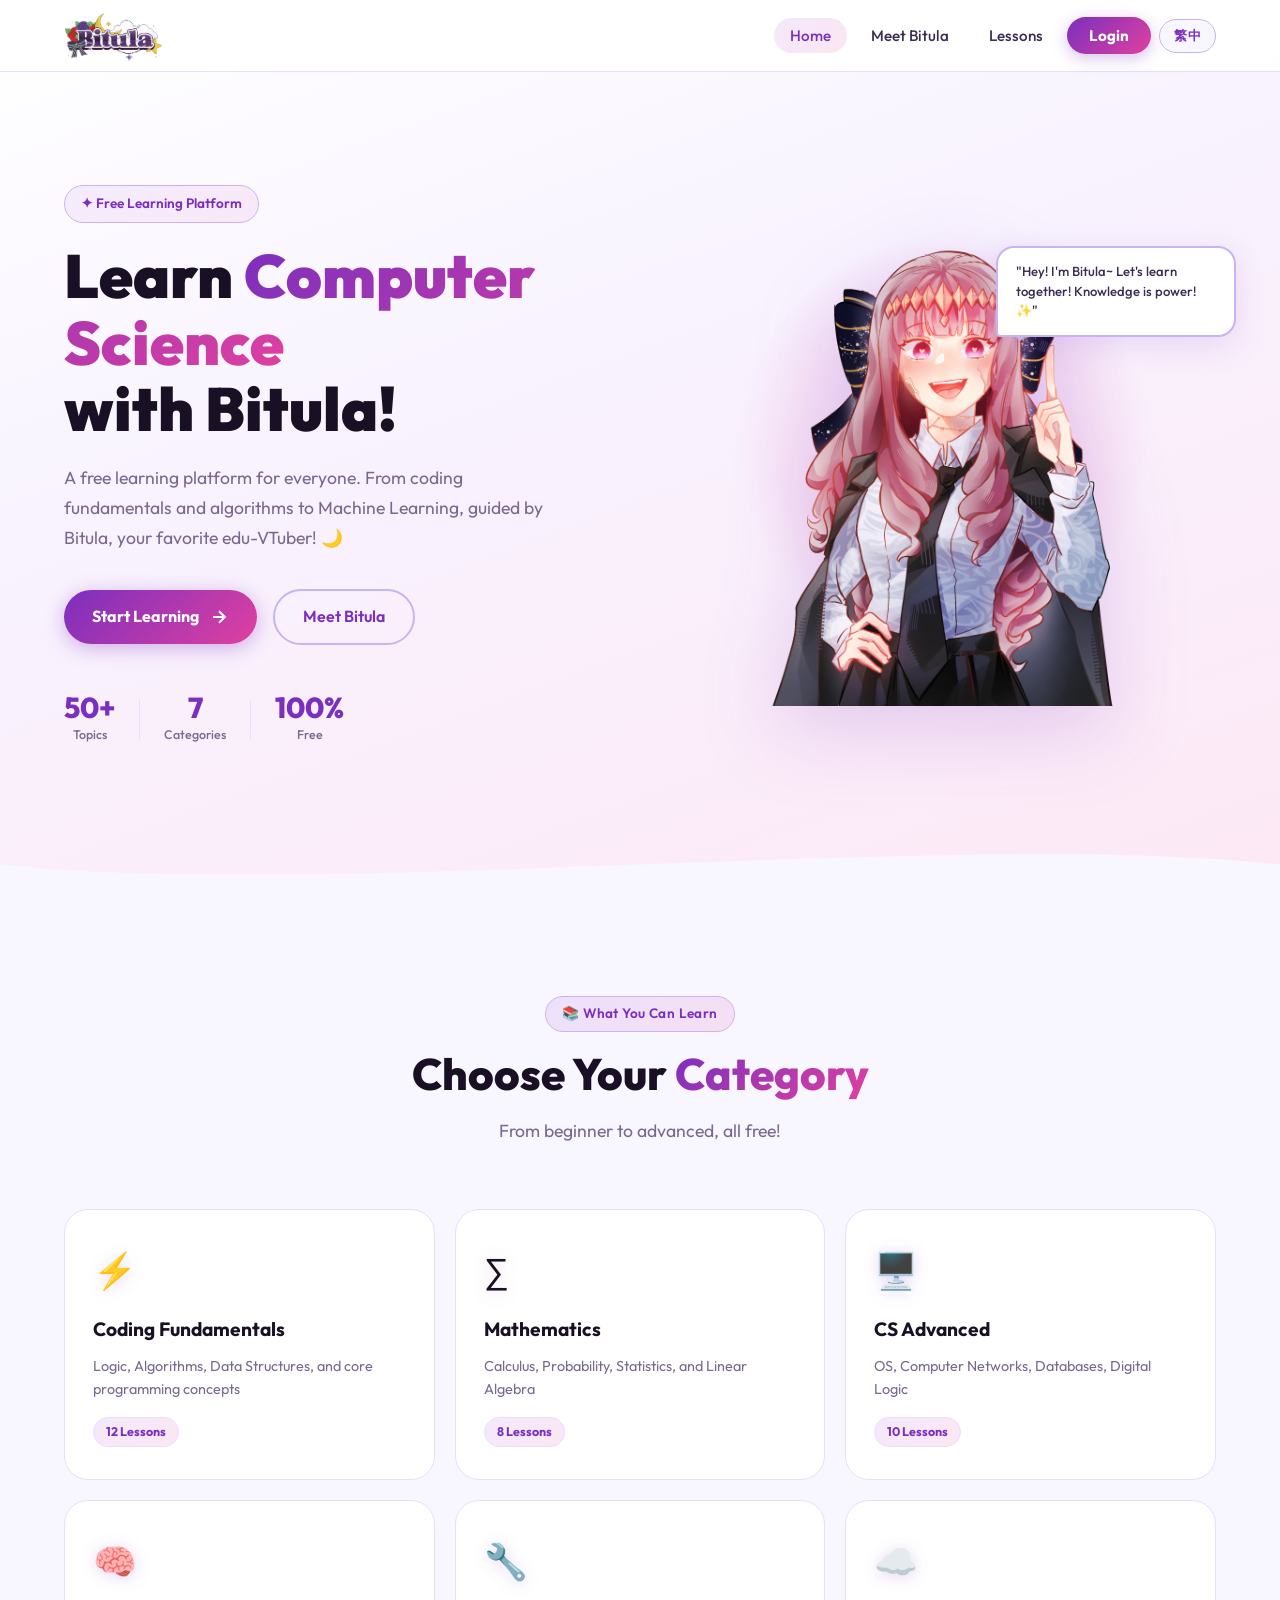
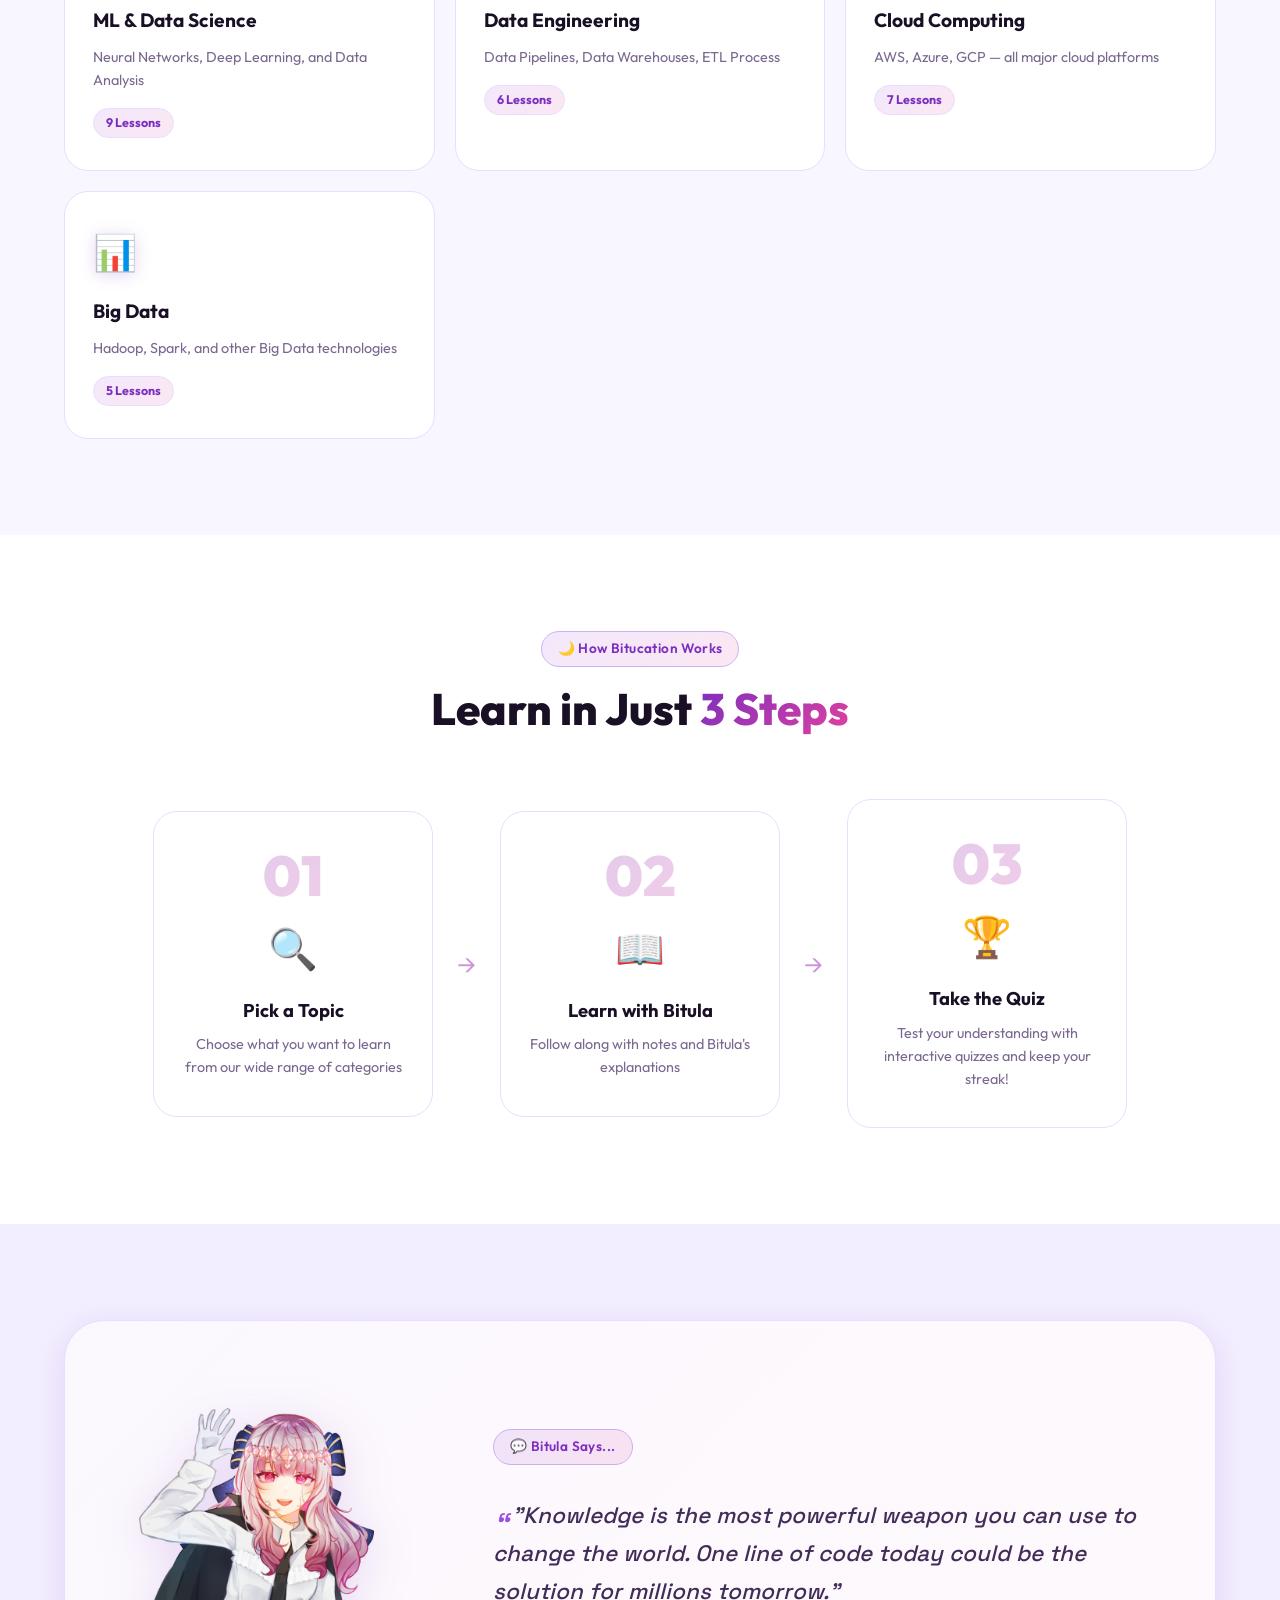
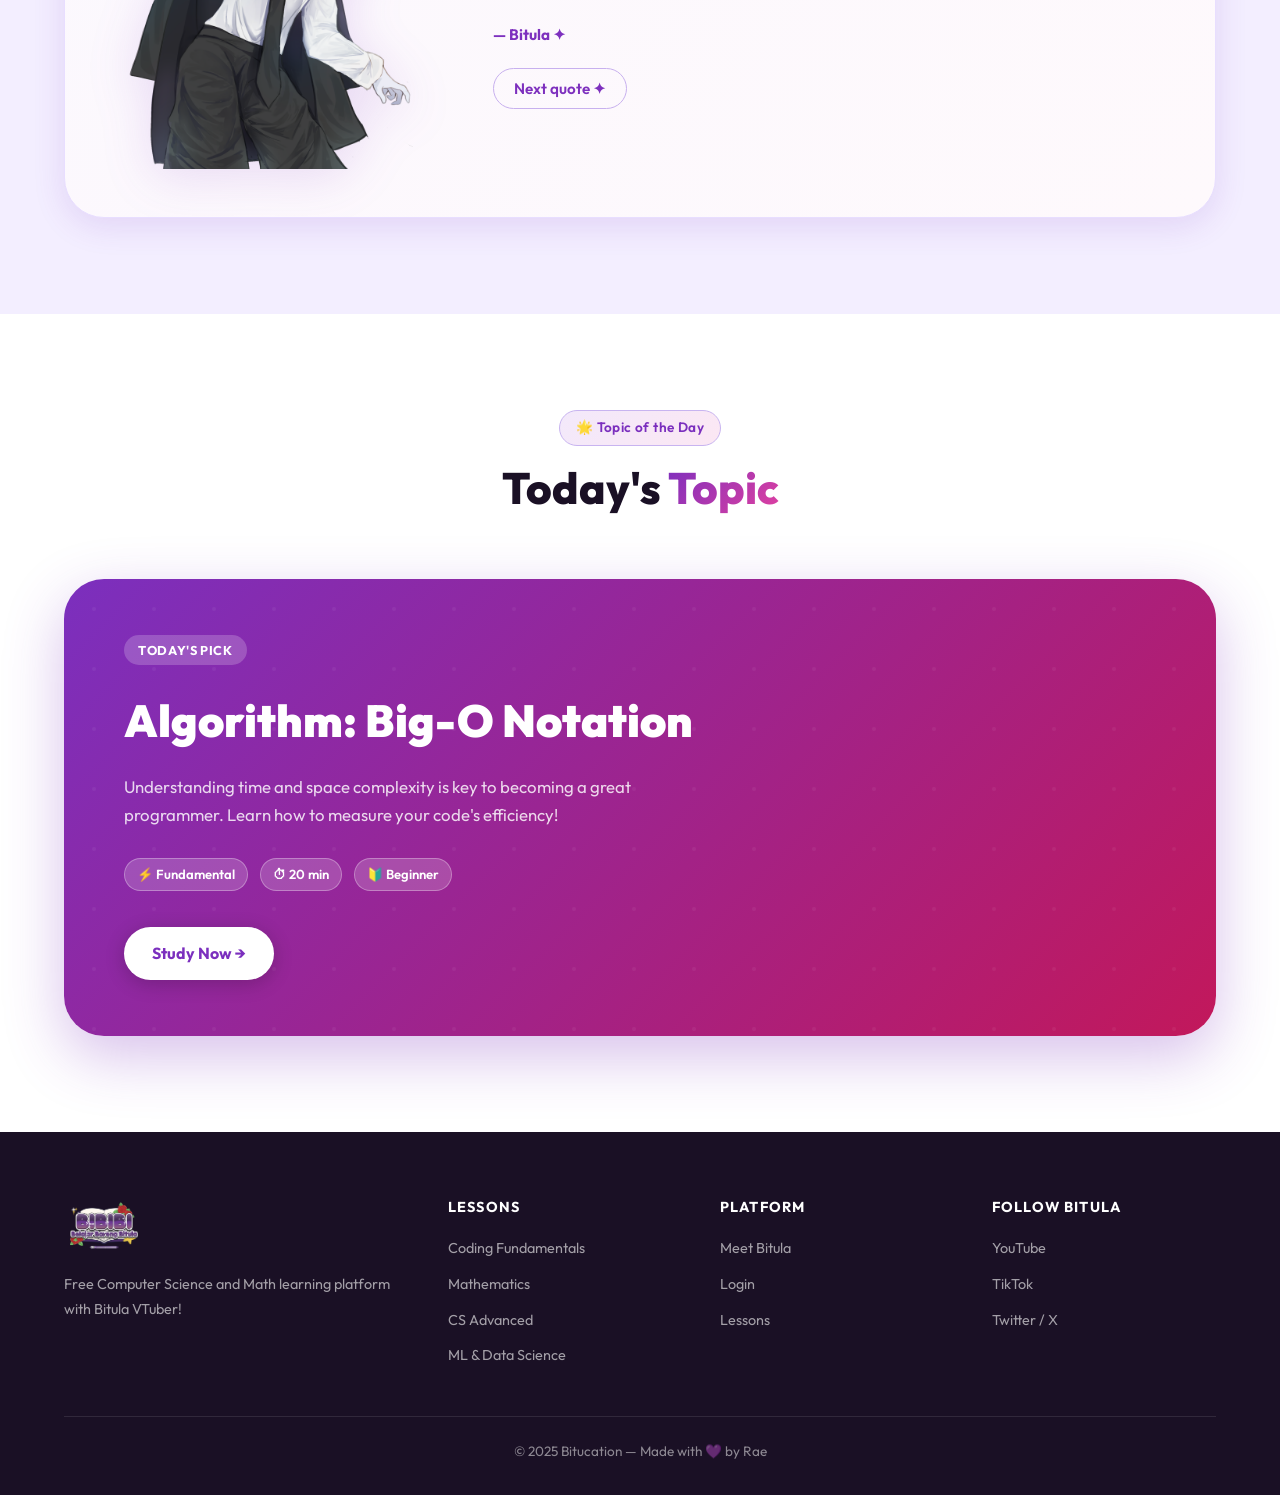
<file: Bitucation - Bitula Education Web/index.html>
<!DOCTYPE html>
<html lang="en">
<head>
  <meta charset="UTF-8" />
  <meta name="viewport" content="width=device-width, initial-scale=1.0" />
  <title>Bitucation — Learn with Bitula</title>
  <meta name="description" content="Free Computer Science and Math learning platform with Bitula, your favorite edu-VTuber. Algorithms, Data Structures, ML, Cloud, and more!" />
  <link rel="preconnect" href="https://fonts.googleapis.com" />
  <link rel="preconnect" href="https://fonts.gstatic.com" crossorigin />
  <link href="https://fonts.googleapis.com/css2?family=Outfit:wght@300;400;500;600;700;800;900&family=Space+Grotesk:wght@300;400;500;600;700&display=swap" rel="stylesheet" />
  <link rel="stylesheet" href="css/style.css" />
</head>
<body>

  <nav class="navbar" id="navbar">
    <div class="nav-container">
      <a href="index.html" class="nav-logo">
        <img src="IMAGE ASSET/BITULA FULL LOGO.png" alt="Bitula Logo" class="nav-logo-img" />
      </a>
      <ul class="nav-links" id="nav-links">
        <li><a href="index.html" class="nav-link active" data-i18n="nav.home">Home</a></li>
        <li><a href="about.html" class="nav-link" data-i18n="nav.about">Meet Bitula</a></li>
        <li><a href="dashboard.html" class="nav-link" data-i18n="nav.lessons">Lessons</a></li>
        <li><a href="login.html" class="nav-link nav-btn-login" data-i18n="nav.login">Login</a></li>
        <li><button class="nav-lang-toggle" onclick="toggleLanguage()">繁中</button></li>
      </ul>
      <button class="nav-hamburger" id="nav-hamburger" aria-label="Toggle menu">
        <span></span><span></span><span></span>
      </button>
    </div>
  </nav>

  <!-- HERO -->
  <section class="hero" id="hero">
    <div class="hero-particles" id="hero-particles"></div>
    <div class="hero-content">
      <div class="hero-text">
        <div class="hero-badge" data-i18n="hero.badge">✦ Free Learning Platform</div>
        <h1 class="hero-title">
          <span data-i18n="hero.title.line1">Learn</span> <span class="gradient-text" data-i18n="hero.title.highlight">Computer Science</span><br/>
          <span data-i18n="hero.title.line2">with Bitula!</span>
        </h1>
        <p class="hero-subtitle" data-i18n="hero.subtitle">
          A free learning platform for everyone. From coding fundamentals and algorithms to Machine Learning, guided by Bitula, your favorite edu-VTuber! 🌙
        </p>
        <div class="hero-cta">
          <a href="dashboard.html" class="btn-primary" id="hero-cta-start">
            <span data-i18n="hero.cta.start">Start Learning</span>
            <svg width="20" height="20" viewBox="0 0 24 24" fill="none" stroke="currentColor" stroke-width="2.5"><path d="M5 12h14M12 5l7 7-7 7"/></svg>
          </a>
          <a href="about.html" class="btn-secondary" id="hero-cta-about" data-i18n="hero.cta.about">Meet Bitula</a>
        </div>
        <div class="hero-stats">
          <div class="stat">
            <span class="stat-num" data-i18n="hero.stat1.num">50+</span>
            <span class="stat-label" data-i18n="hero.stat1.label">Topics</span>
          </div>
          <div class="stat-divider"></div>
          <div class="stat">
            <span class="stat-num" data-i18n="hero.stat2.num">7</span>
            <span class="stat-label" data-i18n="hero.stat2.label">Categories</span>
          </div>
          <div class="stat-divider"></div>
          <div class="stat">
            <span class="stat-num" data-i18n="hero.stat3.num">100%</span>
            <span class="stat-label" data-i18n="hero.stat3.label">Free</span>
          </div>
        </div>
      </div>
      <div class="hero-visual">
        <div class="hero-glow"></div>
        <img src="IMAGE ASSET/BITULA1.png" alt="Bitula Character" class="hero-character" id="hero-char" />
        <div class="hero-speech-bubble">
          <p data-i18n="hero.bubble">"Hey! I'm Bitula~ Let's learn together! Knowledge is power! ✨"</p>
        </div>
      </div>
    </div>
    <div class="hero-wave">
      <svg viewBox="0 0 1440 80" preserveAspectRatio="none"><path d="M0,40 C360,80 1080,0 1440,40 L1440,80 L0,80 Z" fill="#f8f6ff"/></svg>
    </div>
  </section>

  <!-- CATEGORIES -->
  <section class="categories section-pad" id="categories">
    <div class="container">
      <div class="section-header">
        <span class="section-badge" data-i18n="cat.badge">📚 What You Can Learn</span>
        <h2 class="section-title"><span data-i18n="cat.title.pre">Choose Your</span> <span class="gradient-text" data-i18n="cat.title.highlight">Category</span></h2>
        <p class="section-sub" data-i18n="cat.sub">From beginner to advanced, all free!</p>
      </div>
      <div class="categories-grid">
        <a href="dashboard.html?cat=fundamental" class="category-card" id="cat-fundamental">
          <div class="cat-icon">⚡</div>
          <h3 data-i18n="cat.fundamental.title">Coding Fundamentals</h3>
          <p data-i18n="cat.fundamental.desc">Logic, Algorithms, Data Structures, and core programming concepts</p>
          <span class="cat-count">12 Lessons</span>
        </a>
        <a href="dashboard.html?cat=math" class="category-card" id="cat-math">
          <div class="cat-icon">∑</div>
          <h3 data-i18n="cat.math.title">Mathematics</h3>
          <p data-i18n="cat.math.desc">Calculus, Probability, Statistics, and Linear Algebra</p>
          <span class="cat-count">8 Lessons</span>
        </a>
        <a href="dashboard.html?cat=cs-advanced" class="category-card" id="cat-cs">
          <div class="cat-icon">🖥️</div>
          <h3 data-i18n="cat.cs.title">CS Advanced</h3>
          <p data-i18n="cat.cs.desc">OS, Computer Networks, Databases, Digital Logic</p>
          <span class="cat-count">10 Lessons</span>
        </a>
        <a href="dashboard.html?cat=ml" class="category-card" id="cat-ml">
          <div class="cat-icon">🧠</div>
          <h3 data-i18n="cat.ml.title">ML &amp; Data Science</h3>
          <p data-i18n="cat.ml.desc">Neural Networks, Deep Learning, and Data Analysis</p>
          <span class="cat-count">9 Lessons</span>
        </a>
        <a href="dashboard.html?cat=data-eng" class="category-card" id="cat-data">
          <div class="cat-icon">🔧</div>
          <h3 data-i18n="cat.data.title">Data Engineering</h3>
          <p data-i18n="cat.data.desc">Data Pipelines, Data Warehouses, ETL Process</p>
          <span class="cat-count">6 Lessons</span>
        </a>
        <a href="dashboard.html?cat=cloud" class="category-card" id="cat-cloud">
          <div class="cat-icon">☁️</div>
          <h3 data-i18n="cat.cloud.title">Cloud Computing</h3>
          <p data-i18n="cat.cloud.desc">AWS, Azure, GCP — all major cloud platforms</p>
          <span class="cat-count">7 Lessons</span>
        </a>
        <a href="dashboard.html?cat=bigdata" class="category-card" id="cat-bigdata">
          <div class="cat-icon">📊</div>
          <h3 data-i18n="cat.bigdata.title">Big Data</h3>
          <p data-i18n="cat.bigdata.desc">Hadoop, Spark, and other Big Data technologies</p>
          <span class="cat-count">5 Lessons</span>
        </a>
      </div>
    </div>
  </section>

  <!-- HOW IT WORKS -->
  <section class="how-it-works section-pad" id="how-it-works">
    <div class="container">
      <div class="section-header">
        <span class="section-badge" data-i18n="how.badge">🌙 How Bitucation Works</span>
        <h2 class="section-title"><span data-i18n="how.title.pre">Learn in Just</span> <span class="gradient-text" data-i18n="how.title.highlight">3 Steps</span></h2>
      </div>
      <div class="steps-grid">
        <div class="step-card">
          <div class="step-num">01</div>
          <div class="step-icon">🔍</div>
          <h3 data-i18n="how.step1.title">Pick a Topic</h3>
          <p data-i18n="how.step1.desc">Choose what you want to learn from our wide range of categories</p>
        </div>
        <div class="step-arrow">→</div>
        <div class="step-card">
          <div class="step-num">02</div>
          <div class="step-icon">📖</div>
          <h3 data-i18n="how.step2.title">Learn with Bitula</h3>
          <p data-i18n="how.step2.desc">Follow along with notes and Bitula's explanations</p>
        </div>
        <div class="step-arrow">→</div>
        <div class="step-card">
          <div class="step-num">03</div>
          <div class="step-icon">🏆</div>
          <h3 data-i18n="how.step3.title">Take the Quiz</h3>
          <p data-i18n="how.step3.desc">Test your understanding with interactive quizzes and keep your streak!</p>
        </div>
      </div>
    </div>
  </section>

  <!-- BITULA SAYS -->
  <section class="bitula-says section-pad" id="bitula-says">
    <div class="container">
      <div class="bitula-says-card">
        <img src="IMAGE ASSET/BITULA4.png" alt="Bitula" class="bitula-says-img" />
        <div class="bitula-says-content">
          <span class="section-badge" data-i18n="says.badge">💬 Bitula Says...</span>
          <blockquote class="bitula-quote" id="bitula-quote">
            "Knowledge is the most powerful weapon you can use to change the world. One line of code today could be the solution for millions tomorrow."
          </blockquote>
          <p class="bitula-quote-attr" data-i18n="says.attr">— Bitula ✦</p>
          <button class="btn-ghost" id="next-quote-btn" onclick="nextQuote()" data-i18n="says.next">Next quote ✦</button>
        </div>
      </div>
    </div>
  </section>

  <!-- TOPIC OF THE DAY -->
  <section class="topic-day section-pad" id="topic-day">
    <div class="container">
      <div class="section-header">
        <span class="section-badge" data-i18n="tod.badge">🌟 Topic of the Day</span>
        <h2 class="section-title"><span data-i18n="tod.title.pre">Today's</span> <span class="gradient-text" data-i18n="tod.title.highlight">Topic</span></h2>
      </div>
      <div class="topic-day-card">
        <div class="topic-day-badge" data-i18n="tod.card.badge">Today's Pick</div>
        <h3 class="topic-day-title" data-i18n="tod.lesson.title">Algorithm: Big-O Notation</h3>
        <p class="topic-day-desc" data-i18n="tod.lesson.desc">Understanding time and space complexity is key to becoming a great programmer. Learn how to measure your code's efficiency!</p>
        <div class="topic-day-meta">
          <span class="tag" data-i18n="tod.tag1">⚡ Fundamental</span>
          <span class="tag" data-i18n="tod.tag2">⏱ 20 min</span>
          <span class="tag" data-i18n="tod.tag3">🔰 Beginner</span>
        </div>
        <a href="lesson.html?id=big-o-notation" class="btn-primary" id="topic-day-cta" data-i18n="tod.cta">Study Now →</a>
      </div>
    </div>
  </section>

  <!-- FOOTER -->
  <footer class="footer" id="footer">
    <div class="container">
      <div class="footer-top">
        <div class="footer-brand">
          <img src="IMAGE ASSET/BELAJAR BARENG BITULA LOGO.png" alt="Belajar Bareng Bitula" class="footer-logo" />
          <p data-i18n="footer.desc">Free Computer Science and Math learning platform with Bitula VTuber!</p>
        </div>
        <div class="footer-links-group">
          <h4 data-i18n="footer.lessons">Lessons</h4>
          <ul>
            <li><a href="dashboard.html?cat=fundamental" data-i18n="cat.fundamental.title">Coding Fundamentals</a></li>
            <li><a href="dashboard.html?cat=math" data-i18n="cat.math.title">Mathematics</a></li>
            <li><a href="dashboard.html?cat=cs-advanced" data-i18n="cat.cs.title">CS Advanced</a></li>
            <li><a href="dashboard.html?cat=ml" data-i18n="cat.ml.title">ML &amp; Data Science</a></li>
          </ul>
        </div>
        <div class="footer-links-group">
          <h4 data-i18n="footer.platform">Platform</h4>
          <ul>
            <li><a href="about.html" data-i18n="nav.about">Meet Bitula</a></li>
            <li><a href="login.html" data-i18n="nav.login">Login</a></li>
            <li><a href="dashboard.html" data-i18n="nav.lessons">Lessons</a></li>
          </ul>
        </div>
        <div class="footer-links-group">
          <h4 data-i18n="footer.follow">Follow Bitula</h4>
          <ul>
            <li><a href="#">YouTube</a></li>
            <li><a href="#">TikTok</a></li>
            <li><a href="#">Twitter / X</a></li>
          </ul>
        </div>
      </div>
      <div class="footer-bottom">
        <p data-i18n="footer.copy">© 2025 Bitucation — Made with 💜 by Rae</p>
      </div>
    </div>
  </footer>

  <script src="js/lang.js"></script>
  <script src="js/main.js"></script>
</body>
</html>
</file>
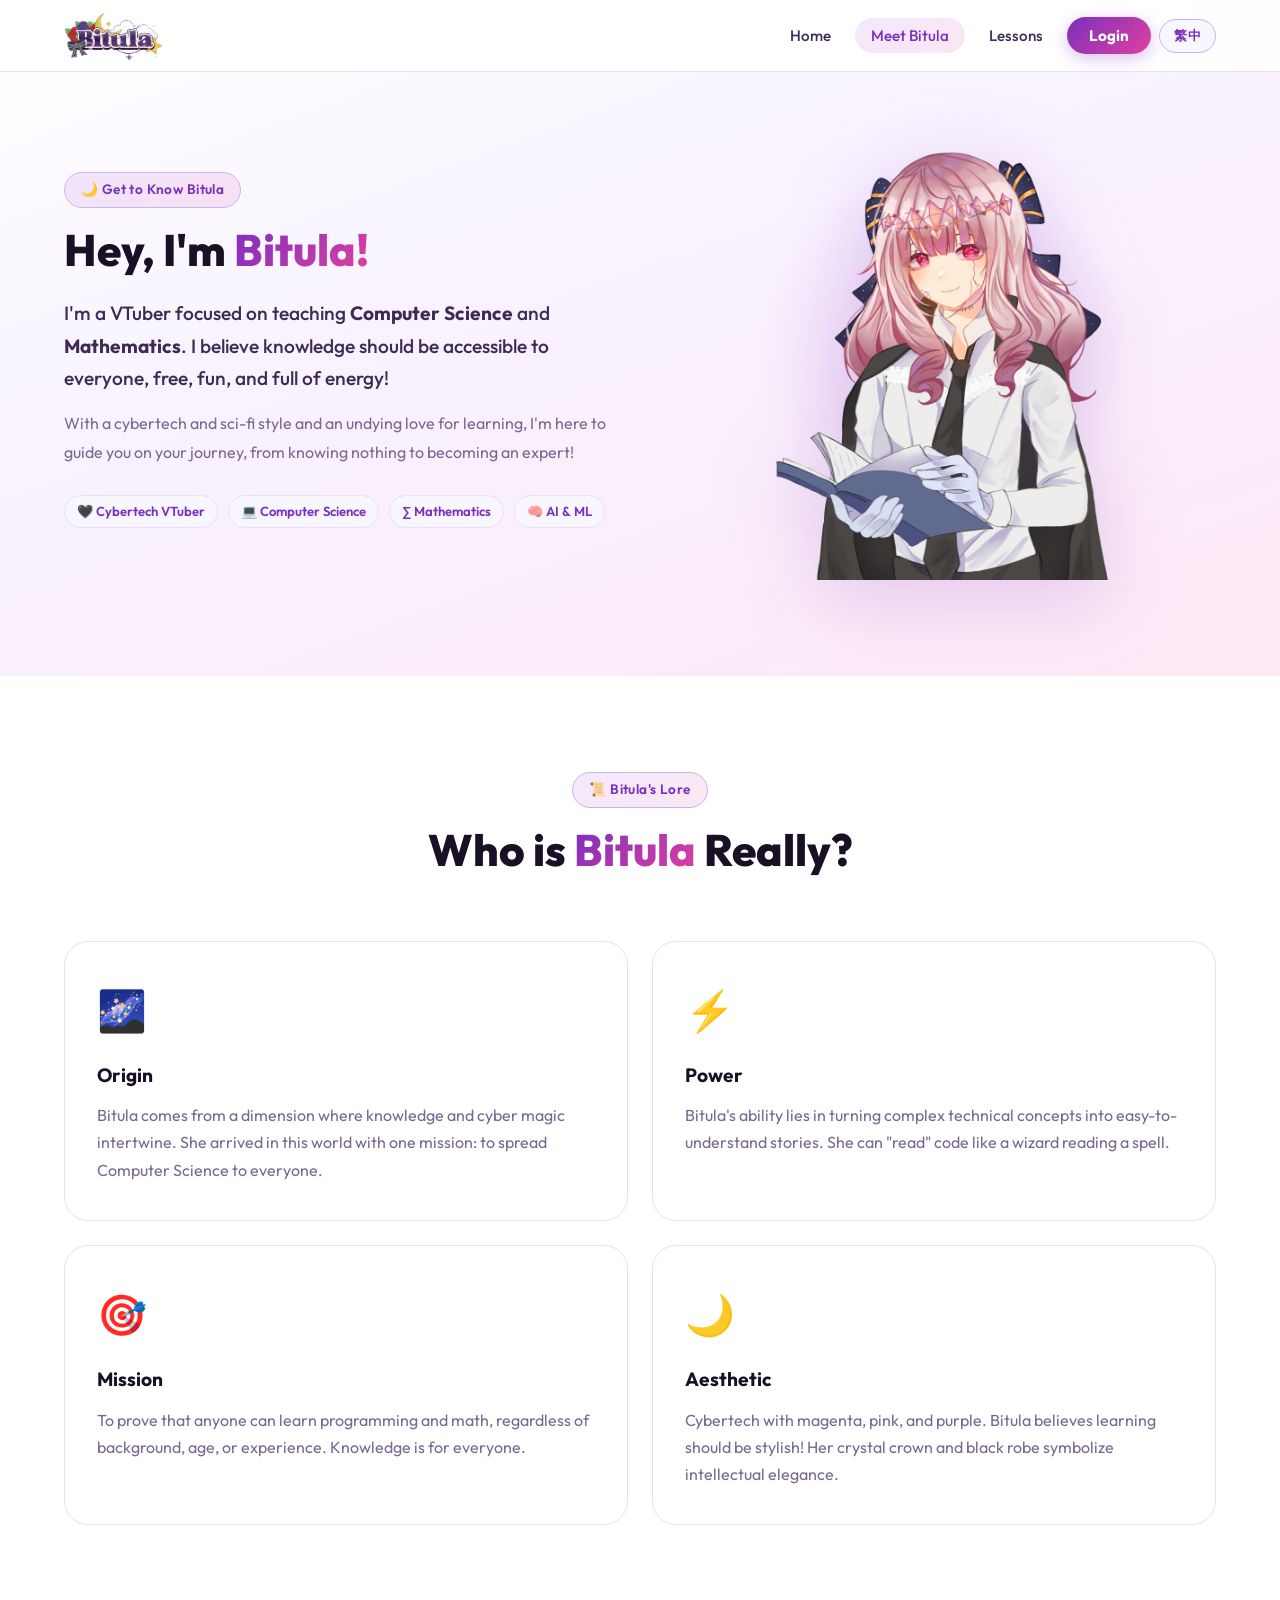
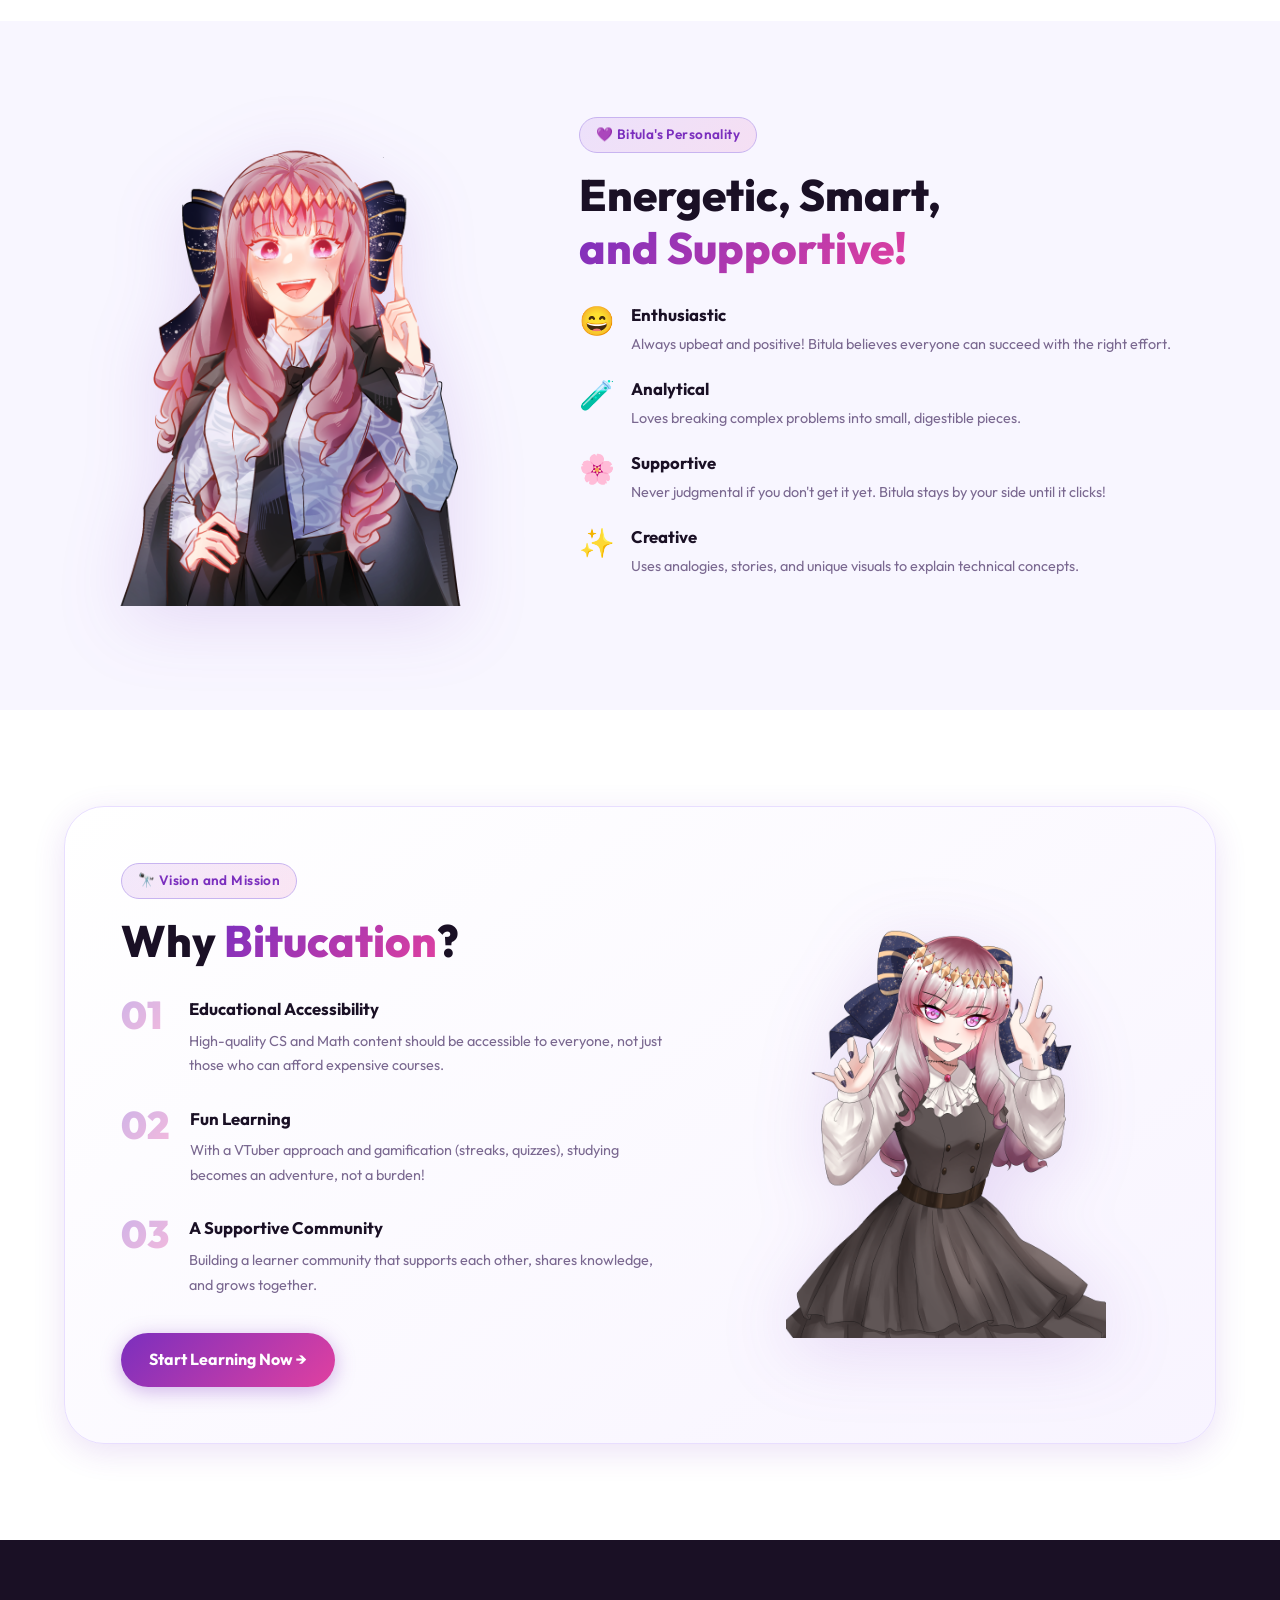
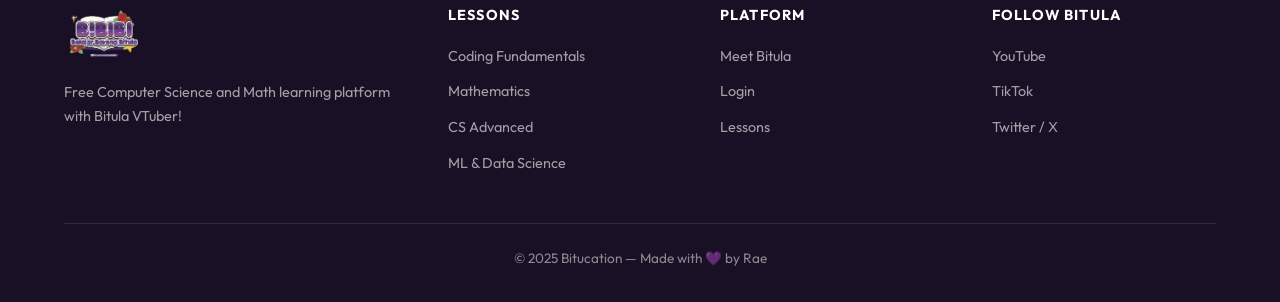
<file: Bitucation - Bitula Education Web/about.html>
<!DOCTYPE html>
<html lang="en">

<head>
  <meta charset="UTF-8" />
  <meta name="viewport" content="width=device-width, initial-scale=1.0" />
  <title>Meet Bitula — Bitucation</title>
  <meta name="description"
    content="Get to know Bitula! A Computer Science and Math edu-VTuber. Learn about Bitula's story and the vision behind Bitucation." />
  <link rel="preconnect" href="https://fonts.googleapis.com" />
  <link rel="preconnect" href="https://fonts.gstatic.com" crossorigin />
  <link
    href="https://fonts.googleapis.com/css2?family=Outfit:wght@300;400;500;600;700;800;900&family=Space+Grotesk:wght@300;400;500;600;700&display=swap"
    rel="stylesheet" />
  <link rel="stylesheet" href="css/style.css" />
  <link rel="stylesheet" href="css/about.css" />
</head>

<body>

  <nav class="navbar" id="navbar">
    <div class="nav-container">
      <a href="index.html" class="nav-logo">
        <img src="IMAGE ASSET/BITULA FULL LOGO.png" alt="Bitula Logo" class="nav-logo-img" />
      </a>
      <ul class="nav-links" id="nav-links">
        <li><a href="index.html" class="nav-link" data-i18n="nav.home">Home</a></li>
        <li><a href="about.html" class="nav-link active" data-i18n="nav.about">Meet Bitula</a></li>
        <li><a href="dashboard.html" class="nav-link" data-i18n="nav.lessons">Lessons</a></li>
        <li><a href="login.html" class="nav-link nav-btn-login" data-i18n="nav.login">Login</a></li>
        <li><button class="nav-lang-toggle" onclick="toggleLanguage()">繁中</button></li>
      </ul>
      <button class="nav-hamburger" id="nav-hamburger" aria-label="Toggle menu">
        <span></span><span></span><span></span>
      </button>
    </div>
  </nav>

  <!-- ABOUT HERO -->
  <section class="about-hero section-pad">
    <div class="hero-particles" id="hero-particles"></div>
    <div class="container">
      <div class="about-hero-grid">
        <div class="about-hero-text">
          <div class="section-badge" data-i18n="about.badge">🌙 Get to Know Bitula</div>
          <h1 class="section-title"><span data-i18n="about.h1.pre">Hey, I'm</span> <span class="gradient-text"
              data-i18n="about.h1.highlight">Bitula!</span></h1>
          <p class="about-lead" data-i18n="about.lead">
            I'm a VTuber focused on teaching <strong>Computer Science</strong> and <strong>Mathematics</strong>. I
            believe knowledge should be accessible to everyone, free, fun, and full of energy!
          </p>
          <p class="about-body" data-i18n="about.body">
            With a Cybertech style and an undying love for learning, I'm here to guide you on your journey, from knowing
            nothing to becoming an expert!
          </p>
          <div class="about-tags">
            <span class="tag">🖤 Cybertech VTuber</span>
            <span class="tag">💻 Computer Science</span>
            <span class="tag">∑ Mathematics</span>
            <span class="tag">🧠 AI &amp; ML</span>
          </div>
        </div>
        <div class="about-hero-visual">
          <div class="about-char-container">
            <div class="about-char-glow"></div>
            <img src="IMAGE ASSET/BITULA3.png" alt="Bitula reading a book" class="about-char-img" />
          </div>
        </div>
      </div>
    </div>
  </section>

  <!-- LORE -->
  <section class="lore-section section-pad">
    <div class="container">
      <div class="section-header">
        <span class="section-badge" data-i18n="about.lore.badge">📜 Bitula's Lore</span>
        <h2 class="section-title"><span data-i18n="about.lore.title.pre">Who is</span> <span class="gradient-text"
            data-i18n="about.lore.title.highlight">Bitula</span> <span data-i18n="about.lore.title.post">Really?</span>
        </h2>
      </div>
      <div class="lore-grid">
        <div class="lore-card" id="lore-origin">
          <div class="lore-icon">🌌</div>
          <h3 data-i18n="about.lore1.title">Origin</h3>
          <p data-i18n="about.lore1.desc">Bitula comes from a dimension where knowledge and cyber magic intertwine. She
            arrived in this world with one mission: to spread Computer Science to everyone.</p>
        </div>
        <div class="lore-card" id="lore-power">
          <div class="lore-icon">⚡</div>
          <h3 data-i18n="about.lore2.title">Power</h3>
          <p data-i18n="about.lore2.desc">Bitula's ability lies in turning complex technical concepts into
            easy-to-understand stories. She can "read" code like a wizard reading a spell.</p>
        </div>
        <div class="lore-card" id="lore-mission">
          <div class="lore-icon">🎯</div>
          <h3 data-i18n="about.lore3.title">Mission</h3>
          <p data-i18n="about.lore3.desc">To prove that anyone can learn programming and math, regardless of background,
            age, or experience. Knowledge is for everyone.</p>
        </div>
        <div class="lore-card" id="lore-style">
          <div class="lore-icon">🌙</div>
          <h3 data-i18n="about.lore4.title">Aesthetic</h3>
          <p data-i18n="about.lore4.desc">Cyber Sci-Fi with magenta, pink, and purple. Bitula believes learning should
            be stylish! Her crystal crown and black robe symbolize intellectual elegance.</p>
        </div>
      </div>
    </div>
  </section>

  <!-- PERSONALITY -->
  <section class="personality-section section-pad" style="background: var(--bg-soft)">
    <div class="container">
      <div class="personality-grid">
        <div class="personality-char">
          <img src="IMAGE ASSET/BITULA1.png" alt="Bitula happy" class="personality-img" />
        </div>
        <div class="personality-content">
          <span class="section-badge" data-i18n="about.personality.badge">💜 Bitula's Personality</span>
          <h2 class="section-title"><span data-i18n="about.personality.title">Energetic, Smart,</span><br /><span
              class="gradient-text" data-i18n="about.personality.highlight">and Supportive!</span></h2>
          <div class="personality-traits">
            <div class="trait">
              <span class="trait-icon">😄</span>
              <div>
                <strong data-i18n="about.trait1.title">Enthusiastic</strong>
                <p data-i18n="about.trait1.desc">Always upbeat and positive! Bitula believes everyone can succeed with
                  the right effort.</p>
              </div>
            </div>
            <div class="trait">
              <span class="trait-icon">🧪</span>
              <div>
                <strong data-i18n="about.trait2.title">Analytical</strong>
                <p data-i18n="about.trait2.desc">Loves breaking complex problems into small, digestible pieces.</p>
              </div>
            </div>
            <div class="trait">
              <span class="trait-icon">🌸</span>
              <div>
                <strong data-i18n="about.trait3.title">Supportive</strong>
                <p data-i18n="about.trait3.desc">Never judgmental if you don't get it yet. Bitula stays by your side
                  until it clicks!</p>
              </div>
            </div>
            <div class="trait">
              <span class="trait-icon">✨</span>
              <div>
                <strong data-i18n="about.trait4.title">Creative</strong>
                <p data-i18n="about.trait4.desc">Uses analogies, stories, and unique visuals to explain technical
                  concepts.</p>
              </div>
            </div>
          </div>
        </div>
      </div>
    </div>
  </section>

  <!-- VISION -->
  <section class="vision-section section-pad">
    <div class="container">
      <div class="vision-card">
        <div class="vision-content">
          <span class="section-badge" data-i18n="about.vision.badge">🔭 Vision and Mission</span>
          <h2 class="section-title"><span data-i18n="about.vision.title.pre">Why</span> <span class="gradient-text"
              data-i18n="about.vision.title.highlight">Bitucation</span><span
              data-i18n="about.vision.title.post">?</span></h2>
          <div class="vision-points">
            <div class="vision-point">
              <div class="vision-num">01</div>
              <div>
                <h4 data-i18n="about.v1.title">Educational Accessibility</h4>
                <p data-i18n="about.v1.desc">High-quality CS and Math content should be accessible to everyone, not just
                  those who can afford expensive courses.</p>
              </div>
            </div>
            <div class="vision-point">
              <div class="vision-num">02</div>
              <div>
                <h4 data-i18n="about.v2.title">Fun Learning</h4>
                <p data-i18n="about.v2.desc">With a VTuber approach and gamification (streaks, quizzes), studying
                  becomes an adventure, not a burden!</p>
              </div>
            </div>
            <div class="vision-point">
              <div class="vision-num">03</div>
              <div>
                <h4 data-i18n="about.v3.title">A Supportive Community</h4>
                <p data-i18n="about.v3.desc">Building a learner community that supports each other, shares knowledge,
                  and grows together.</p>
              </div>
            </div>
          </div>
          <a href="dashboard.html" class="btn-primary" id="about-cta" data-i18n="about.cta">Start Learning Now →</a>
        </div>
        <div class="vision-visual">
          <img src="IMAGE ASSET/BITULA5.png" alt="Bitula vision" class="vision-img" />
        </div>
      </div>
    </div>
  </section>

  <footer class="footer" id="footer">
    <div class="container">
      <div class="footer-top">
        <div class="footer-brand">
          <img src="IMAGE ASSET/BELAJAR BARENG BITULA LOGO.png" alt="Belajar Bareng Bitula" class="footer-logo" />
          <p data-i18n="footer.desc">Free Computer Science and Math learning platform with Bitula VTuber!</p>
        </div>
        <div class="footer-links-group">
          <h4 data-i18n="footer.lessons">Lessons</h4>
          <ul>
            <li><a href="dashboard.html?cat=fundamental" data-i18n="cat.fundamental.title">Coding Fundamentals</a></li>
            <li><a href="dashboard.html?cat=math" data-i18n="cat.math.title">Mathematics</a></li>
            <li><a href="dashboard.html?cat=cs-advanced" data-i18n="cat.cs.title">CS Advanced</a></li>
            <li><a href="dashboard.html?cat=ml" data-i18n="cat.ml.title">ML &amp; Data Science</a></li>
          </ul>
        </div>
        <div class="footer-links-group">
          <h4 data-i18n="footer.platform">Platform</h4>
          <ul>
            <li><a href="about.html" data-i18n="nav.about">Meet Bitula</a></li>
            <li><a href="login.html" data-i18n="nav.login">Login</a></li>
            <li><a href="dashboard.html" data-i18n="nav.lessons">Lessons</a></li>
          </ul>
        </div>
        <div class="footer-links-group">
          <h4 data-i18n="footer.follow">Follow Bitula</h4>
          <ul>
            <li><a href="#">YouTube</a></li>
            <li><a href="#">TikTok</a></li>
            <li><a href="#">Twitter / X</a></li>
          </ul>
        </div>
      </div>
      <div class="footer-bottom">
        <p data-i18n="footer.copy">© 2025 Bitucation — Made with 💜 by Rae</p>
      </div>
    </div>
  </footer>

  <script src="js/lang.js"></script>
  <script src="js/main.js"></script>
</body>

</html>
</file>
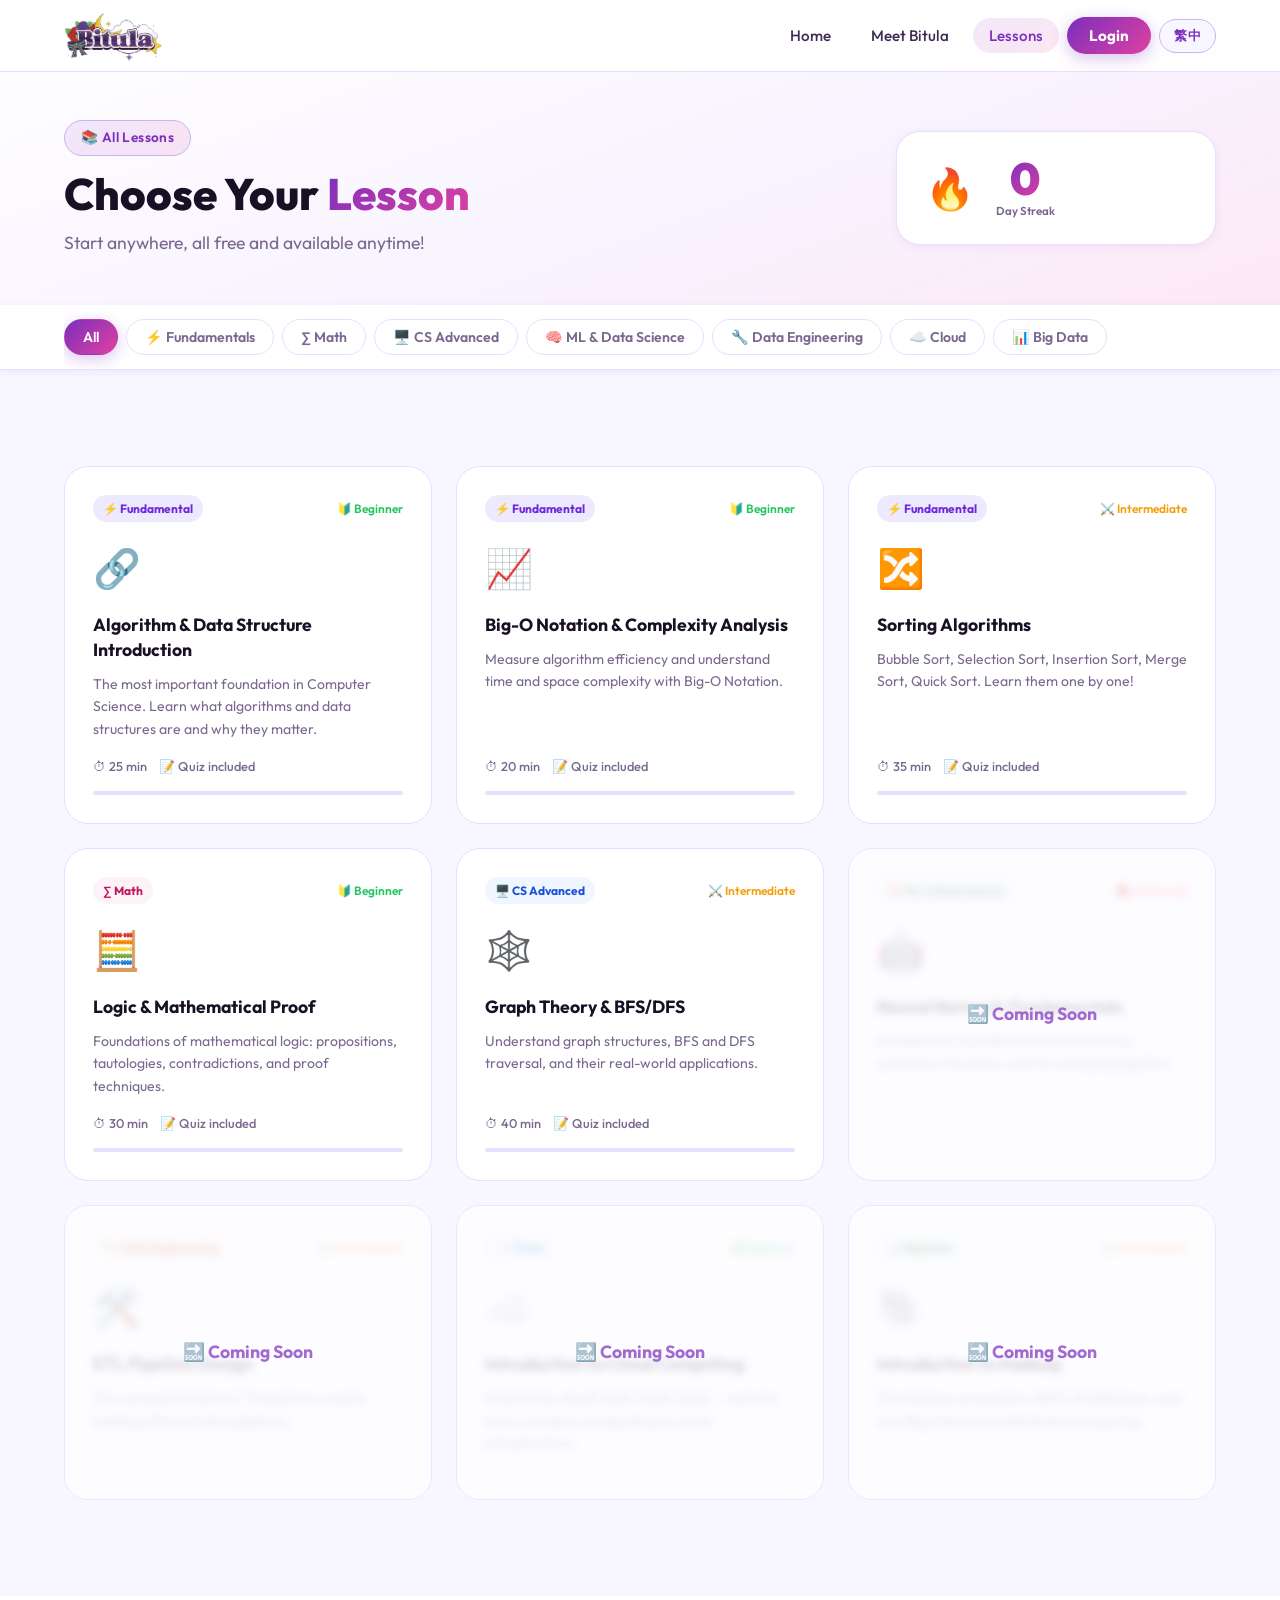
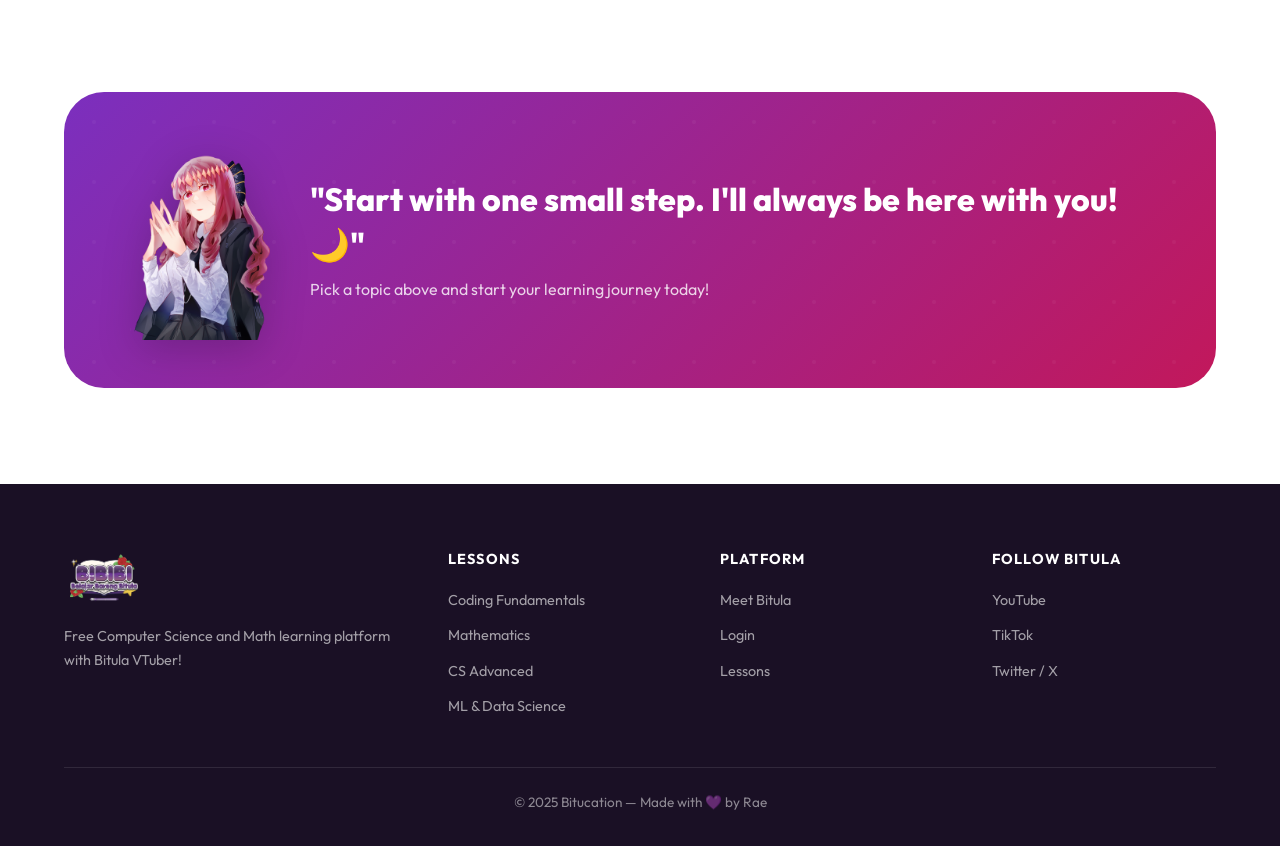
<file: Bitucation - Bitula Education Web/dashboard.html>
<!DOCTYPE html>
<html lang="en">
<head>
  <meta charset="UTF-8" />
  <meta name="viewport" content="width=device-width, initial-scale=1.0" />
  <title>Lessons — Bitucation</title>
  <meta name="description" content="Browse all Computer Science and Math lessons taught by Bitula. Choose a topic and start learning today!" />
  <link rel="preconnect" href="https://fonts.googleapis.com" />
  <link rel="preconnect" href="https://fonts.gstatic.com" crossorigin />
  <link href="https://fonts.googleapis.com/css2?family=Outfit:wght@300;400;500;600;700;800;900&family=Space+Grotesk:wght@300;400;500;600;700&display=swap" rel="stylesheet" />
  <link rel="stylesheet" href="css/style.css" />
  <link rel="stylesheet" href="css/dashboard.css" />
</head>
<body>

  <nav class="navbar" id="navbar">
    <div class="nav-container">
      <a href="index.html" class="nav-logo">
        <img src="IMAGE ASSET/BITULA FULL LOGO.png" alt="Bitula Logo" class="nav-logo-img" />
      </a>
      <ul class="nav-links" id="nav-links">
        <li><a href="index.html" class="nav-link" data-i18n="nav.home">Home</a></li>
        <li><a href="about.html" class="nav-link" data-i18n="nav.about">Meet Bitula</a></li>
        <li><a href="dashboard.html" class="nav-link active" data-i18n="nav.lessons">Lessons</a></li>
        <li><a href="login.html" class="nav-link nav-btn-login" data-i18n="nav.login">Login</a></li>
        <li><button class="nav-lang-toggle" onclick="toggleLanguage()">繁中</button></li>
      </ul>
      <button class="nav-hamburger" id="nav-hamburger" aria-label="Toggle menu">
        <span></span><span></span><span></span>
      </button>
    </div>
  </nav>

  <section class="dash-header">
    <div class="container">
      <div class="dash-header-content">
        <div class="dash-header-text">
          <div class="section-badge" data-i18n="dash.badge">📚 All Lessons</div>
          <h1 class="section-title"><span data-i18n="dash.title.pre">Choose Your</span> <span class="gradient-text" data-i18n="dash.title.highlight">Lesson</span></h1>
          <p class="section-sub" data-i18n="dash.sub">Start anywhere, all free and available anytime!</p>
        </div>
        <div class="streak-card" id="streak-card">
          <div class="streak-icon">🔥</div>
          <div class="streak-info">
            <span class="streak-count" id="streak-display">0</span>
            <span class="streak-label" data-i18n="dash.streak.label">Day Streak</span>
          </div>
          <div class="streak-calendar" id="streak-calendar"></div>
        </div>
      </div>
    </div>
  </section>

  <div class="filter-bar">
    <div class="container">
      <div class="filter-inner">
        <button class="filter-btn active" data-cat="all" onclick="filterCategory('all', this)" data-i18n="dash.filter.all">All</button>
        <button class="filter-btn" data-cat="fundamental" onclick="filterCategory('fundamental', this)">⚡ Fundamentals</button>
        <button class="filter-btn" data-cat="math" onclick="filterCategory('math', this)">∑ Math</button>
        <button class="filter-btn" data-cat="cs-advanced" onclick="filterCategory('cs-advanced', this)">🖥️ CS Advanced</button>
        <button class="filter-btn" data-cat="ml" onclick="filterCategory('ml', this)">🧠 ML &amp; Data Science</button>
        <button class="filter-btn" data-cat="data-eng" onclick="filterCategory('data-eng', this)">🔧 Data Engineering</button>
        <button class="filter-btn" data-cat="cloud" onclick="filterCategory('cloud', this)">☁️ Cloud</button>
        <button class="filter-btn" data-cat="bigdata" onclick="filterCategory('bigdata', this)">📊 Big Data</button>
      </div>
    </div>
  </div>

  <section class="lessons-section section-pad">
    <div class="container">
      <div class="lessons-grid" id="lessons-grid">

        <a href="lesson.html?id=algo-ds-intro" class="lesson-card" data-cat="fundamental" id="lesson-algo-ds">
          <div class="lesson-card-top">
            <span class="lesson-cat-badge fundamental">⚡ Fundamental</span>
            <span class="lesson-difficulty beginner">🔰 Beginner</span>
          </div>
          <div class="lesson-icon">🔗</div>
          <h3 class="lesson-title">Algorithm &amp; Data Structure Introduction</h3>
          <p class="lesson-desc">The most important foundation in Computer Science. Learn what algorithms and data structures are and why they matter.</p>
          <div class="lesson-meta">
            <span>⏱ 25 min</span>
            <span>📝 Quiz included</span>
          </div>
          <div class="lesson-progress-bar"><div class="lesson-progress-fill" style="width: 0%"></div></div>
        </a>

        <a href="lesson.html?id=big-o-notation" class="lesson-card" data-cat="fundamental" id="lesson-bigo">
          <div class="lesson-card-top">
            <span class="lesson-cat-badge fundamental">⚡ Fundamental</span>
            <span class="lesson-difficulty beginner">🔰 Beginner</span>
          </div>
          <div class="lesson-icon">📈</div>
          <h3 class="lesson-title">Big-O Notation &amp; Complexity Analysis</h3>
          <p class="lesson-desc">Measure algorithm efficiency and understand time and space complexity with Big-O Notation.</p>
          <div class="lesson-meta">
            <span>⏱ 20 min</span>
            <span>📝 Quiz included</span>
          </div>
          <div class="lesson-progress-bar"><div class="lesson-progress-fill" style="width: 0%"></div></div>
        </a>

        <a href="lesson.html?id=sorting-algorithms" class="lesson-card" data-cat="fundamental" id="lesson-sort">
          <div class="lesson-card-top">
            <span class="lesson-cat-badge fundamental">⚡ Fundamental</span>
            <span class="lesson-difficulty intermediate">⚔️ Intermediate</span>
          </div>
          <div class="lesson-icon">🔀</div>
          <h3 class="lesson-title">Sorting Algorithms</h3>
          <p class="lesson-desc">Bubble Sort, Selection Sort, Insertion Sort, Merge Sort, Quick Sort. Learn them one by one!</p>
          <div class="lesson-meta">
            <span>⏱ 35 min</span>
            <span>📝 Quiz included</span>
          </div>
          <div class="lesson-progress-bar"><div class="lesson-progress-fill" style="width: 0%"></div></div>
        </a>

        <a href="lesson.html?id=logic-and-proof" class="lesson-card" data-cat="math" id="lesson-logic">
          <div class="lesson-card-top">
            <span class="lesson-cat-badge math">∑ Math</span>
            <span class="lesson-difficulty beginner">🔰 Beginner</span>
          </div>
          <div class="lesson-icon">🧮</div>
          <h3 class="lesson-title">Logic &amp; Mathematical Proof</h3>
          <p class="lesson-desc">Foundations of mathematical logic: propositions, tautologies, contradictions, and proof techniques.</p>
          <div class="lesson-meta">
            <span>⏱ 30 min</span>
            <span>📝 Quiz included</span>
          </div>
          <div class="lesson-progress-bar"><div class="lesson-progress-fill" style="width: 0%"></div></div>
        </a>

        <a href="lesson.html?id=graph-theory" class="lesson-card" data-cat="cs-advanced" id="lesson-graph">
          <div class="lesson-card-top">
            <span class="lesson-cat-badge cs-advanced">🖥️ CS Advanced</span>
            <span class="lesson-difficulty intermediate">⚔️ Intermediate</span>
          </div>
          <div class="lesson-icon">🕸️</div>
          <h3 class="lesson-title">Graph Theory &amp; BFS/DFS</h3>
          <p class="lesson-desc">Understand graph structures, BFS and DFS traversal, and their real-world applications.</p>
          <div class="lesson-meta">
            <span>⏱ 40 min</span>
            <span>📝 Quiz included</span>
          </div>
          <div class="lesson-progress-bar"><div class="lesson-progress-fill" style="width: 0%"></div></div>
        </a>

        <div class="lesson-card coming-soon" data-cat="ml">
          <div class="lesson-card-top">
            <span class="lesson-cat-badge ml">🧠 ML &amp; Data Science</span>
            <span class="lesson-difficulty advanced">🔴 Advanced</span>
          </div>
          <div class="lesson-icon">🤖</div>
          <h3 class="lesson-title">Neural Network Fundamentals</h3>
          <p class="lesson-desc">Introduction to artificial neural networks, activation functions, and forward propagation.</p>
          <div class="coming-soon-overlay" data-i18n="lesson.coming.soon">🔜 Coming Soon</div>
        </div>

        <div class="lesson-card coming-soon" data-cat="data-eng">
          <div class="lesson-card-top">
            <span class="lesson-cat-badge data-eng">🔧 Data Engineering</span>
            <span class="lesson-difficulty intermediate">⚔️ Intermediate</span>
          </div>
          <div class="lesson-icon">🛠️</div>
          <h3 class="lesson-title">ETL Pipeline Design</h3>
          <p class="lesson-desc">The concept of Extract, Transform, Load in building efficient data pipelines.</p>
          <div class="coming-soon-overlay" data-i18n="lesson.coming.soon">🔜 Coming Soon</div>
        </div>

        <div class="lesson-card coming-soon" data-cat="cloud">
          <div class="lesson-card-top">
            <span class="lesson-cat-badge cloud">☁️ Cloud</span>
            <span class="lesson-difficulty beginner">🔰 Beginner</span>
          </div>
          <div class="lesson-icon">☁️</div>
          <h3 class="lesson-title">Introduction to Cloud Computing</h3>
          <p class="lesson-desc">What is the cloud? IaaS, PaaS, SaaS — and why every company is migrating to cloud infrastructure.</p>
          <div class="coming-soon-overlay" data-i18n="lesson.coming.soon">🔜 Coming Soon</div>
        </div>

        <div class="lesson-card coming-soon" data-cat="bigdata">
          <div class="lesson-card-top">
            <span class="lesson-cat-badge bigdata">📊 Big Data</span>
            <span class="lesson-difficulty intermediate">⚔️ Intermediate</span>
          </div>
          <div class="lesson-icon">🐘</div>
          <h3 class="lesson-title">Introduction to Hadoop</h3>
          <p class="lesson-desc">The Hadoop ecosystem, HDFS, MapReduce, and why Big Data needs distributed computing.</p>
          <div class="coming-soon-overlay" data-i18n="lesson.coming.soon">🔜 Coming Soon</div>
        </div>

      </div>
    </div>
  </section>

  <section class="dash-cta section-pad">
    <div class="container">
      <div class="dash-cta-card">
        <img src="IMAGE ASSET/BITULA2.png" alt="Bitula" class="dash-cta-char" />
        <div class="dash-cta-text">
          <h2 data-i18n="dash.cta.quote">"Start with one small step. I'll always be here with you! 🌙"</h2>
          <p data-i18n="dash.cta.sub">Pick a topic above and start your learning journey today!</p>
        </div>
      </div>
    </div>
  </section>

  <footer class="footer" id="footer">
    <div class="container">
      <div class="footer-top">
        <div class="footer-brand">
          <img src="IMAGE ASSET/BELAJAR BARENG BITULA LOGO.png" alt="Belajar Bareng Bitula" class="footer-logo" />
          <p data-i18n="footer.desc">Free Computer Science and Math learning platform with Bitula VTuber!</p>
        </div>
        <div class="footer-links-group"><h4 data-i18n="footer.lessons">Lessons</h4><ul>
          <li><a href="dashboard.html?cat=fundamental" data-i18n="cat.fundamental.title">Coding Fundamentals</a></li>
          <li><a href="dashboard.html?cat=math" data-i18n="cat.math.title">Mathematics</a></li>
          <li><a href="dashboard.html?cat=cs-advanced" data-i18n="cat.cs.title">CS Advanced</a></li>
          <li><a href="dashboard.html?cat=ml" data-i18n="cat.ml.title">ML &amp; Data Science</a></li>
        </ul></div>
        <div class="footer-links-group"><h4 data-i18n="footer.platform">Platform</h4><ul>
          <li><a href="about.html" data-i18n="nav.about">Meet Bitula</a></li>
          <li><a href="login.html" data-i18n="nav.login">Login</a></li>
          <li><a href="dashboard.html" data-i18n="nav.lessons">Lessons</a></li>
        </ul></div>
        <div class="footer-links-group"><h4 data-i18n="footer.follow">Follow Bitula</h4><ul>
          <li><a href="#">YouTube</a></li>
          <li><a href="#">TikTok</a></li>
          <li><a href="#">Twitter / X</a></li>
        </ul></div>
      </div>
      <div class="footer-bottom"><p data-i18n="footer.copy">© 2025 Bitucation — Made with 💜 by Rae</p></div>
    </div>
  </footer>

  <script src="js/lang.js"></script>
  <script src="js/main.js"></script>
  <script src="js/dashboard.js"></script>
</body>
</html>
</file>
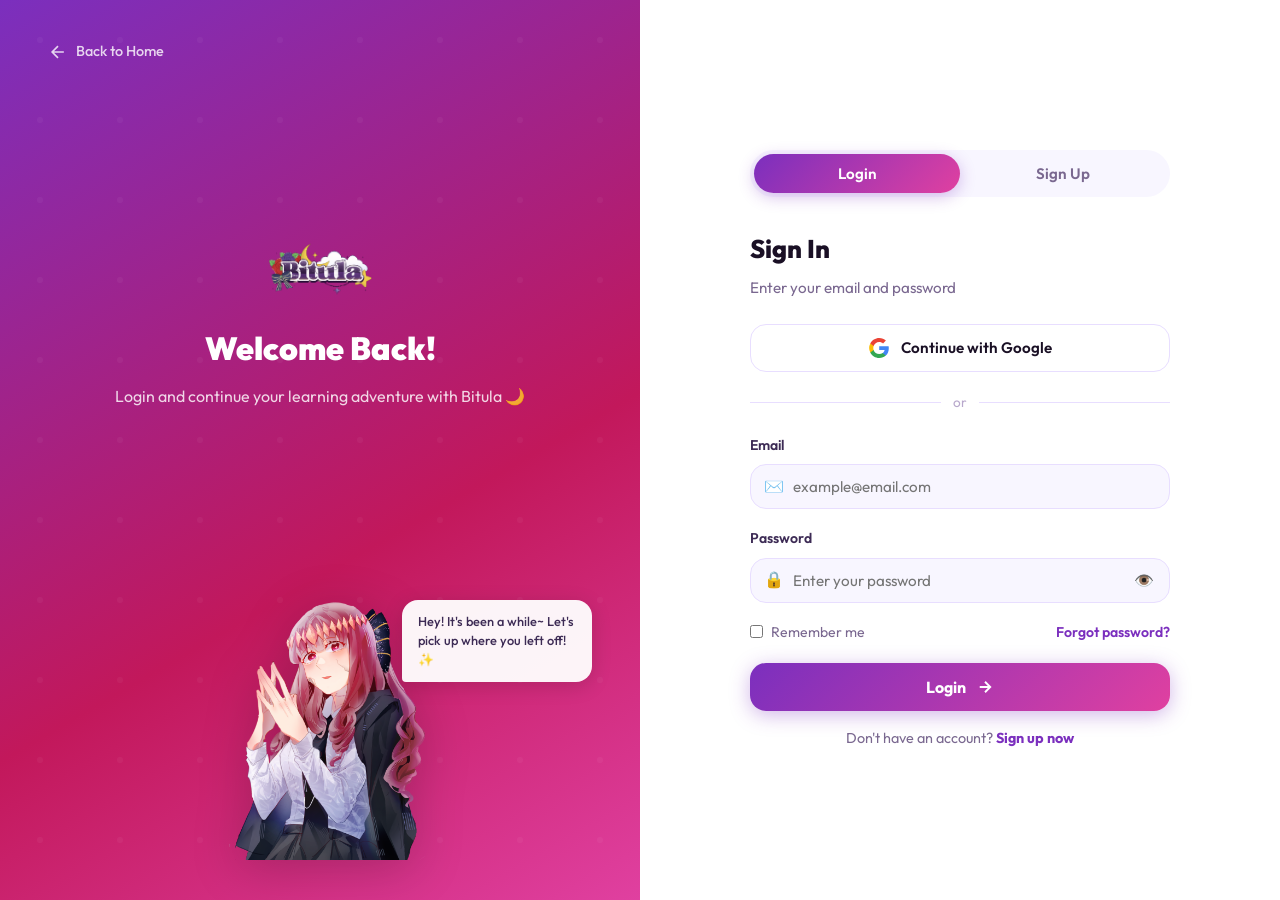
<file: Bitucation - Bitula Education Web/login.html>
<!DOCTYPE html>
<html lang="en">
<head>
  <meta charset="UTF-8" />
  <meta name="viewport" content="width=device-width, initial-scale=1.0" />
  <title>Login — Bitucation</title>
  <meta name="description" content="Login to Bitucation and start your Computer Science learning journey with Bitula!" />
  <link rel="preconnect" href="https://fonts.googleapis.com" />
  <link rel="preconnect" href="https://fonts.gstatic.com" crossorigin />
  <link href="https://fonts.googleapis.com/css2?family=Outfit:wght@300;400;500;600;700;800;900&family=Space+Grotesk:wght@300;400;500;600;700&display=swap" rel="stylesheet" />
  <link rel="stylesheet" href="css/style.css" />
  <link rel="stylesheet" href="css/login.css" />
</head>
<body class="login-body">

  <div class="login-particles" id="hero-particles"></div>

  <div class="login-page">

    <div class="login-left">
      <div class="login-left-content">
        <a href="index.html" class="login-back-link">
          <svg width="20" height="20" viewBox="0 0 24 24" fill="none" stroke="currentColor" stroke-width="2"><path d="M19 12H5M12 19l-7-7 7-7"/></svg>
          <span data-i18n="login.back">Back to Home</span>
        </a>
        <div class="login-brand">
          <img src="IMAGE ASSET/BITULA FULL LOGO.png" alt="Bitula" class="login-logo" />
          <h1 class="login-brand-title" data-i18n="login.brand.title">Welcome Back!</h1>
          <p class="login-brand-sub" data-i18n="login.brand.sub">Login and continue your learning adventure with Bitula 🌙</p>
        </div>
        <div class="login-char-area">
          <img src="IMAGE ASSET/BITULA2.png" alt="Bitula" class="login-char" />
          <div class="login-bubble">
            <p data-i18n="login.bubble">Hey! It's been a while. Let's pick up where you left off! ✨</p>
          </div>
        </div>
      </div>
    </div>

    <div class="login-right">
      <div class="login-form-container">

        <div class="login-tabs">
          <button class="login-tab active" id="tab-login" onclick="switchTab('login')" data-i18n="login.tab.login">Login</button>
          <button class="login-tab" id="tab-register" onclick="switchTab('register')" data-i18n="login.tab.register">Sign Up</button>
        </div>

        <div id="form-login" class="login-form-panel">
          <h2 class="form-title" data-i18n="login.form.title">Sign In</h2>
          <p class="form-sub" data-i18n="login.form.sub">Enter your email and password</p>

          <button class="btn-google" id="btn-google-login" onclick="showComingSoon()">
            <svg width="20" height="20" viewBox="0 0 24 24"><path fill="#4285F4" d="M23.745 12.27c0-.79-.07-1.54-.19-2.27h-11.3v4.51h6.47c-.29 1.48-1.14 2.73-2.4 3.58v3h3.86c2.26-2.09 3.56-5.17 3.56-8.82z"/><path fill="#34A853" d="M12.255 24c3.24 0 5.95-1.08 7.93-2.91l-3.86-3c-1.08.72-2.45 1.16-4.07 1.16-3.13 0-5.78-2.11-6.73-4.96h-3.98v3.09C3.515 21.3 7.565 24 12.255 24z"/><path fill="#FBBC05" d="M5.525 14.29c-.25-.72-.38-1.49-.38-2.29s.14-1.57.38-2.29V6.62h-3.98a11.86 11.86 0 0 0 0 10.76l3.98-3.09z"/><path fill="#EA4335" d="M12.255 4.75c1.77 0 3.35.61 4.6 1.8l3.42-3.42C18.205 1.19 15.495 0 12.255 0c-4.69 0-8.74 2.7-10.71 6.62l3.98 3.09c.95-2.85 3.6-4.96 6.73-4.96z"/></svg>
            <span data-i18n="login.google">Continue with Google</span>
          </button>

          <div class="form-divider"><span data-i18n="login.or">or</span></div>

          <form id="login-form" onsubmit="handleLogin(event)">
            <div class="form-group">
              <label for="login-email" data-i18n="login.email.label">Email</label>
              <div class="input-wrapper">
                <span class="input-icon">✉️</span>
                <input type="email" id="login-email" name="email" placeholder="example@email.com" data-i18n-ph="login.email.ph" required />
              </div>
            </div>
            <div class="form-group">
              <label for="login-password" data-i18n="login.pw.label">Password</label>
              <div class="input-wrapper">
                <span class="input-icon">🔒</span>
                <input type="password" id="login-password" name="password" placeholder="Enter your password" data-i18n-ph="login.pw.ph" required />
                <button type="button" class="input-toggle-pw" onclick="togglePw('login-password', this)">👁️</button>
              </div>
            </div>
            <div class="form-row">
              <label class="checkbox-label">
                <input type="checkbox" id="remember-me" />
                <span data-i18n="login.remember">Remember me</span>
              </label>
              <a href="#" class="form-link" onclick="showComingSoon()" data-i18n="login.forgot">Forgot password?</a>
            </div>
            <button type="submit" class="btn-primary btn-full" id="login-submit-btn">
              <span data-i18n="login.btn">Login</span>
              <svg width="18" height="18" viewBox="0 0 24 24" fill="none" stroke="currentColor" stroke-width="2.5"><path d="M5 12h14M12 5l7 7-7 7"/></svg>
            </button>
          </form>
          <div id="login-message" class="form-message"></div>
          <p class="form-switch"><span data-i18n="login.switch">Don't have an account?</span> <a href="#" onclick="switchTab('register')" data-i18n="login.switch.link">Sign up now</a></p>
        </div>

        <div id="form-register" class="login-form-panel" style="display:none;">
          <h2 class="form-title" data-i18n="reg.form.title">Create Account</h2>
          <p class="form-sub" data-i18n="reg.form.sub">Join for free and start learning!</p>

          <button class="btn-google" id="btn-google-register" onclick="showComingSoon()">
            <svg width="20" height="20" viewBox="0 0 24 24"><path fill="#4285F4" d="M23.745 12.27c0-.79-.07-1.54-.19-2.27h-11.3v4.51h6.47c-.29 1.48-1.14 2.73-2.4 3.58v3h3.86c2.26-2.09 3.56-5.17 3.56-8.82z"/><path fill="#34A853" d="M12.255 24c3.24 0 5.95-1.08 7.93-2.91l-3.86-3c-1.08.72-2.45 1.16-4.07 1.16-3.13 0-5.78-2.11-6.73-4.96h-3.98v3.09C3.515 21.3 7.565 24 12.255 24z"/><path fill="#FBBC05" d="M5.525 14.29c-.25-.72-.38-1.49-.38-2.29s.14-1.57.38-2.29V6.62h-3.98a11.86 11.86 0 0 0 0 10.76l3.98-3.09z"/><path fill="#EA4335" d="M12.255 4.75c1.77 0 3.35.61 4.6 1.8l3.42-3.42C18.205 1.19 15.495 0 12.255 0c-4.69 0-8.74 2.7-10.71 6.62l3.98 3.09c.95-2.85 3.6-4.96 6.73-4.96z"/></svg>
            <span data-i18n="reg.google">Sign up with Google</span>
          </button>

          <div class="form-divider"><span data-i18n="login.or">or</span></div>

          <form id="register-form" onsubmit="handleRegister(event)">
            <div class="form-group">
              <label for="reg-name" data-i18n="reg.name.label">Full Name</label>
              <div class="input-wrapper">
                <span class="input-icon">👤</span>
                <input type="text" id="reg-name" placeholder="Your name" data-i18n-ph="reg.name.ph" required />
              </div>
            </div>
            <div class="form-group">
              <label for="reg-email" data-i18n="login.email.label">Email</label>
              <div class="input-wrapper">
                <span class="input-icon">✉️</span>
                <input type="email" id="reg-email" placeholder="example@email.com" required />
              </div>
            </div>
            <div class="form-group">
              <label for="reg-password" data-i18n="login.pw.label">Password</label>
              <div class="input-wrapper">
                <span class="input-icon">🔒</span>
                <input type="password" id="reg-password" placeholder="Min. 8 characters" required />
                <button type="button" class="input-toggle-pw" onclick="togglePw('reg-password', this)">👁️</button>
              </div>
            </div>
            <button type="submit" class="btn-primary btn-full" id="register-submit-btn">
              <span data-i18n="reg.btn">Create Account</span>
              <svg width="18" height="18" viewBox="0 0 24 24" fill="none" stroke="currentColor" stroke-width="2.5"><path d="M5 12h14M12 5l7 7-7 7"/></svg>
            </button>
          </form>
          <div id="register-message" class="form-message"></div>
          <p class="form-switch"><span data-i18n="reg.switch">Already have an account?</span> <a href="#" onclick="switchTab('login')" data-i18n="reg.switch.link">Login here</a></p>
        </div>

      </div>
    </div>
  </div>

  <div id="coming-soon-toast" class="toast" style="display:none;" data-i18n="toast.coming.soon">
    🚀 This feature is coming soon! Stay tuned, Bitulers~
  </div>

  <script src="js/lang.js"></script>
  <script src="js/main.js"></script>
  <script src="js/login.js"></script>
</body>
</html>
</file>
<file: Bitucation - Bitula Education Web/css/style.css>
/* =============================================
   BITUCATION — GLOBAL DESIGN SYSTEM
   Gothic Sci-Fi × Clean White Base
   ============================================= */

@import url('https://fonts.googleapis.com/css2?family=Outfit:wght@300;400;500;600;700;800;900&family=Space+Grotesk:wght@300;400;500;600;700&display=swap');

/* ---- CSS VARIABLES ---- */
:root {
  --primary: #7B2FBE;
  --primary-light: #9D4EDD;
  --primary-dark: #5A1A8F;
  --accent-pink: #E040A0;
  --accent-magenta: #C2185B;
  --accent-lilac: #CE93D8;
  --accent-gold: #F4C430;

  --bg-white: #FFFFFF;
  --bg-soft: #F8F6FF;
  --bg-card: #FFFFFF;
  --bg-section-alt: #F3EEFF;

  --text-dark: #1A1025;
  --text-mid: #3D2B55;
  --text-muted: #7A6890;
  --text-light: #B8A8CC;

  --border: #E8DEFF;
  --border-strong: #C8B4F0;

  --gradient-main: linear-gradient(135deg, #7B2FBE, #E040A0);
  --gradient-soft: linear-gradient(135deg, #9D4EDD20, #E040A020);
  --gradient-card: linear-gradient(145deg, #ffffff, #f8f4ff);
  --gradient-glow: radial-gradient(circle at center, #9D4EDD40, transparent 70%);

  --shadow-sm: 0 2px 8px rgba(123, 47, 190, 0.08);
  --shadow-md: 0 8px 32px rgba(123, 47, 190, 0.14);
  --shadow-lg: 0 20px 60px rgba(123, 47, 190, 0.18);
  --shadow-glow: 0 0 30px rgba(157, 78, 221, 0.3);

  --radius-sm: 8px;
  --radius-md: 16px;
  --radius-lg: 24px;
  --radius-xl: 40px;

  --transition: all 0.3s cubic-bezier(0.4, 0, 0.2, 1);
  --transition-slow: all 0.6s cubic-bezier(0.4, 0, 0.2, 1);

  --font-main: 'Outfit', sans-serif;
  --font-alt: 'Space Grotesk', sans-serif;

  --nav-height: 72px;
}

/* ---- RESET & BASE ---- */
*, *::before, *::after { box-sizing: border-box; margin: 0; padding: 0; }

html { scroll-behavior: smooth; font-size: 16px; }

body {
  font-family: var(--font-main);
  background: var(--bg-white);
  color: var(--text-dark);
  line-height: 1.6;
  overflow-x: hidden;
}

img { max-width: 100%; height: auto; display: block; }
a { text-decoration: none; color: inherit; }
ul { list-style: none; }
button { cursor: pointer; border: none; background: none; font-family: inherit; }

/* ---- UTILITY ---- */
.container { max-width: 1200px; margin: 0 auto; padding: 0 24px; }
.section-pad { padding: 96px 0; }
.gradient-text {
  background: var(--gradient-main);
  -webkit-background-clip: text;
  -webkit-text-fill-color: transparent;
  background-clip: text;
}

.section-header { text-align: center; margin-bottom: 64px; }
.section-badge {
  display: inline-block;
  background: var(--gradient-soft);
  border: 1px solid var(--border-strong);
  color: var(--primary);
  font-size: 0.85rem;
  font-weight: 600;
  padding: 6px 16px;
  border-radius: 999px;
  margin-bottom: 16px;
  letter-spacing: 0.03em;
}
.section-title {
  font-size: clamp(2rem, 4vw, 2.75rem);
  font-weight: 800;
  color: var(--text-dark);
  line-height: 1.2;
  margin-bottom: 16px;
}
.section-sub { font-size: 1.1rem; color: var(--text-muted); max-width: 520px; margin: 0 auto; }

/* ---- BUTTONS ---- */
.btn-primary {
  display: inline-flex;
  align-items: center;
  gap: 10px;
  background: var(--gradient-main);
  color: #fff;
  font-family: var(--font-main);
  font-size: 1rem;
  font-weight: 700;
  padding: 14px 28px;
  border-radius: 999px;
  border: none;
  cursor: pointer;
  transition: var(--transition);
  box-shadow: 0 4px 20px rgba(123,47,190,0.35);
  position: relative;
  overflow: hidden;
}
.btn-primary::before {
  content: '';
  position: absolute; inset: 0;
  background: linear-gradient(135deg, rgba(255,255,255,0.15), transparent);
  opacity: 0;
  transition: var(--transition);
}
.btn-primary:hover { transform: translateY(-2px); box-shadow: 0 8px 32px rgba(123,47,190,0.45); }
.btn-primary:hover::before { opacity: 1; }
.btn-primary:active { transform: translateY(0); }

.btn-secondary {
  display: inline-flex;
  align-items: center;
  gap: 8px;
  background: transparent;
  color: var(--primary);
  font-family: var(--font-main);
  font-size: 1rem;
  font-weight: 600;
  padding: 13px 28px;
  border-radius: 999px;
  border: 2px solid var(--border-strong);
  cursor: pointer;
  transition: var(--transition);
}
.btn-secondary:hover {
  background: var(--gradient-soft);
  border-color: var(--primary-light);
  transform: translateY(-2px);
}

.btn-ghost {
  display: inline-flex;
  align-items: center;
  gap: 8px;
  color: var(--primary);
  font-weight: 600;
  font-size: 0.95rem;
  padding: 10px 20px;
  border-radius: 999px;
  border: 1.5px solid var(--border-strong);
  background: transparent;
  transition: var(--transition);
  cursor: pointer;
}
.btn-ghost:hover { background: var(--gradient-soft); transform: translateY(-1px); }

/* ---- TAG ---- */
.tag {
  display: inline-flex;
  align-items: center;
  gap: 4px;
  background: var(--bg-soft);
  border: 1px solid var(--border);
  color: var(--primary);
  font-size: 0.82rem;
  font-weight: 600;
  padding: 5px 12px;
  border-radius: 999px;
}

/* ============================
   NAVBAR
   ============================ */
.navbar {
  position: fixed;
  top: 0; left: 0; right: 0;
  height: var(--nav-height);
  z-index: 1000;
  background: rgba(255,255,255,0.92);
  backdrop-filter: blur(20px);
  -webkit-backdrop-filter: blur(20px);
  border-bottom: 1px solid var(--border);
  transition: var(--transition);
}
.navbar.scrolled { box-shadow: var(--shadow-md); }

.nav-container {
  max-width: 1200px;
  margin: 0 auto;
  padding: 0 24px;
  height: 100%;
  display: flex;
  align-items: center;
  justify-content: space-between;
}
.nav-logo-img { height: 66px; width: auto; object-fit: contain; }

.nav-lang-toggle {
  display: inline-flex;
  align-items: center;
  gap: 6px;
  font-size: 0.82rem;
  font-weight: 700;
  color: var(--primary);
  padding: 7px 14px;
  border-radius: 999px;
  border: 1.5px solid var(--border-strong);
  background: var(--bg-soft);
  cursor: pointer;
  transition: var(--transition);
  letter-spacing: 0.02em;
  flex-shrink: 0;
}
.nav-lang-toggle:hover { background: var(--gradient-soft); border-color: var(--primary); }
.nav-links {
  display: flex;
  align-items: center;
  gap: 8px;
}
.nav-link {
  font-size: 0.95rem;
  font-weight: 500;
  color: var(--text-mid);
  padding: 8px 16px;
  border-radius: 999px;
  transition: var(--transition);
}
.nav-link:hover, .nav-link.active { color: var(--primary); background: var(--gradient-soft); }
.nav-btn-login {
  background: var(--gradient-main);
  color: #fff !important;
  font-weight: 700;
  padding: 9px 22px;
  box-shadow: 0 4px 16px rgba(123,47,190,0.3);
}
.nav-btn-login:hover { transform: translateY(-1px); box-shadow: 0 6px 24px rgba(123,47,190,0.4); background: var(--gradient-main) !important; }

.nav-hamburger {
  display: none;
  flex-direction: column;
  gap: 5px;
  cursor: pointer;
  padding: 4px;
}
.nav-hamburger span {
  display: block; width: 24px; height: 2px;
  background: var(--primary);
  border-radius: 2px;
  transition: var(--transition);
}

/* ============================
   HERO
   ============================ */
.hero {
  min-height: 100vh;
  background: linear-gradient(160deg, #ffffff 0%, #F8F3FF 40%, #FDE8F5 100%);
  display: flex;
  align-items: center;
  position: relative;
  overflow: hidden;
  padding-top: var(--nav-height);
}

.hero-particles {
  position: absolute; inset: 0;
  pointer-events: none;
  z-index: 0;
}

.hero-content {
  max-width: 1200px;
  margin: 0 auto;
  padding: 80px 24px 120px;
  display: grid;
  grid-template-columns: 1fr 1fr;
  align-items: center;
  gap: 60px;
  position: relative;
  z-index: 1;
  width: 100%;
}

.hero-badge {
  display: inline-flex;
  align-items: center;
  gap: 6px;
  background: linear-gradient(135deg, #9D4EDD15, #E040A015);
  border: 1px solid var(--border-strong);
  color: var(--primary);
  font-size: 0.85rem;
  font-weight: 600;
  padding: 7px 16px;
  border-radius: 999px;
  margin-bottom: 20px;
  animation: fadeUp 0.6s ease both;
}

.hero-title {
  font-size: clamp(2.4rem, 5vw, 3.8rem);
  font-weight: 900;
  line-height: 1.1;
  color: var(--text-dark);
  margin-bottom: 20px;
  animation: fadeUp 0.6s 0.1s ease both;
}

.hero-subtitle {
  font-size: 1.1rem;
  color: var(--text-muted);
  max-width: 480px;
  margin-bottom: 36px;
  line-height: 1.7;
  animation: fadeUp 0.6s 0.2s ease both;
}

.hero-cta {
  display: flex;
  align-items: center;
  gap: 16px;
  flex-wrap: wrap;
  margin-bottom: 48px;
  animation: fadeUp 0.6s 0.3s ease both;
}

.hero-stats {
  display: flex;
  align-items: center;
  gap: 24px;
  animation: fadeUp 0.6s 0.4s ease both;
}
.stat { text-align: center; }
.stat-num { display: block; font-size: 1.8rem; font-weight: 800; color: var(--primary); line-height: 1; }
.stat-label { font-size: 0.78rem; color: var(--text-muted); font-weight: 500; }
.stat-divider { width: 1px; height: 40px; background: var(--border); }

/* Hero Visual */
.hero-visual {
  position: relative;
  display: flex;
  justify-content: center;
  align-items: flex-end;
  animation: fadeUp 0.6s 0.2s ease both;
}
.hero-glow {
  position: absolute;
  width: 420px; height: 420px;
  background: radial-gradient(circle, rgba(157,78,221,0.18) 0%, rgba(224,64,160,0.08) 50%, transparent 70%);
  border-radius: 50%;
  top: 50%; left: 50%;
  transform: translate(-50%, -55%);
  animation: pulse 4s ease-in-out infinite;
}
.hero-character {
  position: relative;
  z-index: 2;
  height: 480px;
  width: auto;
  object-fit: contain;
  filter: drop-shadow(0 20px 40px rgba(123,47,190,0.2));
  animation: float 6s ease-in-out infinite;
}
.hero-speech-bubble {
  position: absolute;
  top: 20px; right: -20px;
  background: #fff;
  border: 2px solid var(--border-strong);
  border-radius: 18px 18px 18px 4px;
  padding: 14px 18px;
  max-width: 240px;
  box-shadow: var(--shadow-md);
  z-index: 3;
  animation: fadeUp 0.8s 0.6s ease both;
}
.hero-speech-bubble::after {
  content: '';
  position: absolute;
  bottom: -12px; left: 16px;
  border: 6px solid transparent;
  border-top-color: var(--border-strong);
}
.hero-speech-bubble p { font-size: 0.82rem; color: var(--text-mid); font-weight: 500; line-height: 1.5; }

.hero-wave {
  position: absolute;
  bottom: 0; left: 0; right: 0;
}
.hero-wave svg { width: 100%; display: block; }

/* ============================
   CATEGORIES
   ============================ */
.categories { background: var(--bg-soft); }

.categories-grid {
  display: grid;
  grid-template-columns: repeat(auto-fit, minmax(300px, 1fr));
  gap: 20px;
}

.category-card {
  background: var(--bg-card);
  border: 1.5px solid var(--border);
  border-radius: var(--radius-lg);
  padding: 32px 28px;
  cursor: pointer;
  transition: var(--transition);
  position: relative;
  overflow: hidden;
  display: block;
}
.category-card::before {
  content: '';
  position: absolute; top: 0; left: 0; right: 0;
  height: 3px;
  background: var(--gradient-main);
  opacity: 0;
  transition: var(--transition);
}
.category-card:hover {
  transform: translateY(-6px);
  border-color: var(--primary-light);
  box-shadow: var(--shadow-lg);
}
.category-card:hover::before { opacity: 1; }

.cat-icon {
  font-size: 2.2rem;
  margin-bottom: 16px;
  display: block;
  filter: drop-shadow(0 2px 8px rgba(123,47,190,0.2));
  transition: transform 0.3s ease;
}
.category-card:hover .cat-icon { transform: scale(1.1) rotate(-5deg); }
.category-card h3 { font-size: 1.2rem; font-weight: 700; color: var(--text-dark); margin-bottom: 10px; }
.category-card p { font-size: 0.9rem; color: var(--text-muted); line-height: 1.6; margin-bottom: 16px; }
.cat-count {
  display: inline-block;
  background: var(--gradient-soft);
  color: var(--primary);
  font-size: 0.78rem;
  font-weight: 700;
  padding: 4px 12px;
  border-radius: 999px;
  border: 1px solid var(--border);
}

/* ============================
   HOW IT WORKS
   ============================ */
.how-it-works { background: var(--bg-white); }
.steps-grid {
  display: flex;
  align-items: center;
  justify-content: center;
  gap: 24px;
  flex-wrap: wrap;
}
.step-card {
  background: var(--bg-card);
  border: 1.5px solid var(--border);
  border-radius: var(--radius-lg);
  padding: 36px 28px;
  flex: 1;
  min-width: 220px;
  max-width: 280px;
  text-align: center;
  transition: var(--transition);
  position: relative;
}
.step-card:hover { transform: translateY(-4px); box-shadow: var(--shadow-md); border-color: var(--primary-light); }
.step-num {
  font-size: 3.5rem;
  font-weight: 900;
  background: var(--gradient-main);
  -webkit-background-clip: text;
  -webkit-text-fill-color: transparent;
  background-clip: text;
  line-height: 1;
  margin-bottom: 12px;
  opacity: 0.25;
}
.step-icon { font-size: 2.5rem; margin-bottom: 16px; }
.step-card h3 { font-size: 1.15rem; font-weight: 700; color: var(--text-dark); margin-bottom: 8px; }
.step-card p { font-size: 0.9rem; color: var(--text-muted); line-height: 1.6; }
.step-arrow {
  font-size: 1.8rem;
  color: var(--accent-lilac);
  font-weight: 300;
  flex-shrink: 0;
}

/* ============================
   BITULA SAYS
   ============================ */
.bitula-says { background: var(--bg-section-alt); }
.bitula-says-card {
  display: grid;
  grid-template-columns: 320px 1fr;
  align-items: center;
  gap: 60px;
  background: var(--bg-card);
  border: 1.5px solid var(--border);
  border-radius: var(--radius-xl);
  padding: 48px;
  box-shadow: var(--shadow-md);
  position: relative;
  overflow: hidden;
}
.bitula-says-card::before {
  content: '';
  position: absolute; top: 0; left: 0; right: 0; bottom: 0;
  background: linear-gradient(135deg, rgba(157,78,221,0.04), rgba(224,64,160,0.03));
  pointer-events: none;
}
.bitula-says-img {
  width: 100%;
  max-width: 300px;
  height: auto;
  object-fit: contain;
  filter: drop-shadow(0 8px 24px rgba(123,47,190,0.15));
  animation: float 5s ease-in-out infinite;
}
.bitula-quote {
  font-family: var(--font-alt);
  font-size: clamp(1.1rem, 2vw, 1.4rem);
  font-weight: 500;
  color: var(--text-mid);
  line-height: 1.7;
  font-style: italic;
  margin: 16px 0 12px;
  quotes: "\201C" "\201D";
}
.bitula-quote::before { content: open-quote; font-size: 2rem; color: var(--primary-light); line-height: 0; vertical-align: -0.4em; margin-right: 4px; }
.bitula-quote-attr {
  font-size: 0.95rem;
  font-weight: 700;
  color: var(--primary);
  margin-bottom: 20px;
}

/* ============================
   TOPIC OF THE DAY
   ============================ */
.topic-day { background: var(--bg-white); }
.topic-day-card {
  background: linear-gradient(135deg, #7B2FBE 0%, #C2185B 100%);
  border-radius: var(--radius-xl);
  padding: 56px 60px;
  position: relative;
  overflow: hidden;
  box-shadow: 0 20px 60px rgba(123,47,190,0.3);
}
.topic-day-card::before {
  content: '';
  position: absolute; inset: 0;
  background: url("data:image/svg+xml,%3Csvg width='60' height='60' viewBox='0 0 60 60' xmlns='http://www.w3.org/2000/svg'%3E%3Cg fill='none' fill-rule='evenodd'%3E%3Cg fill='%23ffffff' fill-opacity='0.05'%3E%3Ccircle cx='30' cy='30' r='2'/%3E%3C/g%3E%3C/g%3E%3C/svg%3E");
  pointer-events: none;
}
.topic-day-badge {
  display: inline-block;
  background: rgba(255,255,255,0.2);
  color: #fff;
  font-size: 0.8rem;
  font-weight: 700;
  padding: 5px 14px;
  border-radius: 999px;
  margin-bottom: 20px;
  letter-spacing: 0.05em;
  text-transform: uppercase;
}
.topic-day-title {
  font-size: clamp(1.8rem, 3.5vw, 2.8rem);
  font-weight: 900;
  color: #fff;
  margin-bottom: 16px;
  position: relative;
}
.topic-day-desc {
  font-size: 1.05rem;
  color: rgba(255,255,255,0.82);
  max-width: 580px;
  line-height: 1.7;
  margin-bottom: 28px;
  position: relative;
}
.topic-day-meta { display: flex; gap: 12px; flex-wrap: wrap; margin-bottom: 36px; position: relative; }
.topic-day-meta .tag {
  background: rgba(255,255,255,0.18);
  border-color: rgba(255,255,255,0.3);
  color: #fff;
}
.topic-day-card .btn-primary {
  background: #fff;
  color: var(--primary);
  box-shadow: 0 4px 20px rgba(0,0,0,0.2);
  position: relative;
}
.topic-day-card .btn-primary:hover { background: var(--bg-soft); transform: translateY(-2px); }

/* ============================
   FOOTER
   ============================ */
.footer { background: var(--text-dark); color: rgba(255,255,255,0.8); padding: 64px 0 32px; }
.footer-top {
  display: grid;
  grid-template-columns: 1.5fr 1fr 1fr 1fr;
  gap: 48px;
  margin-bottom: 48px;
}
.footer-logo { height: 60px; width: auto; object-fit: contain; margin-bottom: 16px; }
.footer-brand p { font-size: 0.9rem; color: rgba(255,255,255,0.6); line-height: 1.7; }
.footer-links-group h4 { font-size: 0.9rem; font-weight: 700; color: #fff; margin-bottom: 16px; text-transform: uppercase; letter-spacing: 0.08em; }
.footer-links-group ul { display: flex; flex-direction: column; gap: 10px; }
.footer-links-group a { font-size: 0.9rem; color: rgba(255,255,255,0.6); transition: var(--transition); }
.footer-links-group a:hover { color: var(--accent-lilac); }
.footer-bottom { border-top: 1px solid rgba(255,255,255,0.1); padding-top: 24px; text-align: center; }
.footer-bottom p { font-size: 0.85rem; color: rgba(255,255,255,0.5); }

/* ============================
   ANIMATIONS
   ============================ */
@keyframes fadeUp {
  from { opacity: 0; transform: translateY(24px); }
  to   { opacity: 1; transform: translateY(0); }
}
@keyframes float {
  0%, 100% { transform: translateY(0px); }
  50%       { transform: translateY(-14px); }
}
@keyframes pulse {
  0%, 100% { transform: translate(-50%, -55%) scale(1); opacity: 0.8; }
  50%       { transform: translate(-50%, -55%) scale(1.08); opacity: 1; }
}
@keyframes spin {
  from { transform: rotate(0deg); }
  to   { transform: rotate(360deg); }
}
@keyframes shimmer {
  0% { background-position: -200% center; }
  100% { background-position: 200% center; }
}

/* Scroll reveal */
.reveal {
  opacity: 0;
  transform: translateY(32px);
  transition: opacity 0.6s ease, transform 0.6s ease;
}
.reveal.visible {
  opacity: 1;
  transform: translateY(0);
}

/* ============================
   RESPONSIVE
   ============================ */
@media (max-width: 968px) {
  .hero-content { grid-template-columns: 1fr; text-align: center; gap: 40px; }
  .hero-text { order: 2; }
  .hero-visual { order: 1; }
  .hero-subtitle, .hero-cta, .hero-stats { margin-left: auto; margin-right: auto; justify-content: center; }
  .hero-speech-bubble { right: 0; top: 10px; max-width: 200px; }
  .hero-character { height: 340px; }
  .bitula-says-card { grid-template-columns: 1fr; text-align: center; padding: 40px 28px; gap: 32px; }
  .bitula-says-img { max-width: 200px; margin: 0 auto; }
  .footer-top { grid-template-columns: 1fr 1fr; gap: 32px; }
  .steps-grid { flex-direction: column; align-items: stretch; }
  .step-arrow { transform: rotate(90deg); text-align: center; }
  .step-card { max-width: 100%; }
  .topic-day-card { padding: 40px 28px; }
}
@media (max-width: 640px) {
  .section-pad { padding: 64px 0; }
  .nav-links { display: none; flex-direction: column; position: absolute; top: var(--nav-height); left: 0; right: 0; background: rgba(255,255,255,0.97); backdrop-filter: blur(20px); padding: 16px; gap: 4px; border-bottom: 1px solid var(--border); }
  .nav-links.open { display: flex; }
  .nav-hamburger { display: flex; }
  .footer-top { grid-template-columns: 1fr; gap: 24px; }
  .hero-stats { gap: 16px; }
  .categories-grid { grid-template-columns: 1fr; }
}
</file>
<file: Bitucation - Bitula Education Web/css/about.css>
/* =============================================
   ABOUT PAGE — ADDITIONAL STYLES
   ============================================= */

.about-hero {
  background: linear-gradient(160deg, #ffffff 0%, #F8F3FF 40%, #FDE8F5 100%);
  position: relative;
  overflow: hidden;
  padding-top: calc(var(--nav-height) + 48px);
}
.about-hero-grid {
  display: grid;
  grid-template-columns: 1fr 1fr;
  align-items: center;
  gap: 60px;
}
.about-lead {
  font-size: 1.2rem;
  color: var(--text-mid);
  font-weight: 500;
  line-height: 1.7;
  margin: 20px 0 14px;
}
.about-body {
  color: var(--text-muted);
  line-height: 1.8;
  margin-bottom: 28px;
}
.about-tags { display: flex; flex-wrap: wrap; gap: 10px; }
.about-char-container {
  position: relative;
  display: flex;
  justify-content: center;
}
.about-char-glow {
  position: absolute;
  width: 380px; height: 380px;
  background: radial-gradient(circle, rgba(157,78,221,0.18), transparent 70%);
  border-radius: 50%;
  top: 50%; left: 50%;
  transform: translate(-50%, -50%);
  animation: pulse 4s ease-in-out infinite;
}
.about-char-img {
  height: 460px;
  width: auto;
  object-fit: contain;
  position: relative;
  z-index: 2;
  filter: drop-shadow(0 16px 40px rgba(123,47,190,0.2));
  animation: float 6s ease-in-out infinite;
}

/* LORE */
.lore-section { background: var(--bg-white); }
.lore-grid {
  display: grid;
  grid-template-columns: repeat(2, 1fr);
  gap: 24px;
}
.lore-card {
  background: var(--bg-card);
  border: 1.5px solid var(--border);
  border-radius: var(--radius-lg);
  padding: 36px 32px;
  transition: var(--transition);
  position: relative;
  overflow: hidden;
}
.lore-card::after {
  content: '';
  position: absolute; bottom: 0; left: 0; right: 0;
  height: 3px;
  background: var(--gradient-main);
  transform: scaleX(0);
  transition: var(--transition);
  transform-origin: left;
}
.lore-card:hover { transform: translateY(-4px); box-shadow: var(--shadow-md); border-color: var(--primary-light); }
.lore-card:hover::after { transform: scaleX(1); }
.lore-icon { font-size: 2.5rem; margin-bottom: 18px; }
.lore-card h3 { font-size: 1.2rem; font-weight: 700; color: var(--text-dark); margin-bottom: 12px; }
.lore-card p { color: var(--text-muted); line-height: 1.7; }

/* PERSONALITY */
.personality-grid {
  display: grid;
  grid-template-columns: 1fr 1.4fr;
  align-items: center;
  gap: 60px;
}
.personality-img {
  width: 100%;
  max-width: 360px;
  margin: 0 auto;
  filter: drop-shadow(0 12px 36px rgba(123,47,190,0.15));
  animation: float 5s ease-in-out infinite;
}
.personality-traits { display: flex; flex-direction: column; gap: 20px; margin: 28px 0 36px; }
.trait { display: flex; align-items: flex-start; gap: 16px; }
.trait-icon { font-size: 1.8rem; flex-shrink: 0; line-height: 1.3; }
.trait strong { display: block; font-size: 1.05rem; font-weight: 700; color: var(--text-dark); margin-bottom: 4px; }
.trait p { font-size: 0.9rem; color: var(--text-muted); line-height: 1.6; }

/* VISION */
.vision-section { background: var(--bg-white); }
.vision-card {
  display: grid;
  grid-template-columns: 1.3fr 1fr;
  align-items: center;
  gap: 60px;
  background: var(--gradient-card);
  border: 1.5px solid var(--border);
  border-radius: var(--radius-xl);
  padding: 56px;
  box-shadow: var(--shadow-md);
}
.vision-points { display: flex; flex-direction: column; gap: 28px; margin: 28px 0 36px; }
.vision-point { display: flex; gap: 20px; align-items: flex-start; }
.vision-num {
  font-size: 2.4rem;
  font-weight: 900;
  background: var(--gradient-main);
  -webkit-background-clip: text;
  -webkit-text-fill-color: transparent;
  background-clip: text;
  line-height: 1;
  flex-shrink: 0;
  opacity: 0.35;
  min-width: 48px;
}
.vision-point h4 { font-size: 1.05rem; font-weight: 700; color: var(--text-dark); margin-bottom: 6px; }
.vision-point p { font-size: 0.9rem; color: var(--text-muted); line-height: 1.7; }
.vision-img {
  width: 100%;
  max-width: 320px;
  margin: 0 auto;
  filter: drop-shadow(0 12px 36px rgba(123,47,190,0.15));
  animation: float 5s ease-in-out infinite 1s;
}

@media (max-width: 968px) {
  .about-hero-grid { grid-template-columns: 1fr; text-align: center; }
  .about-tags { justify-content: center; }
  .about-char-img { height: 320px; }
  .lore-grid { grid-template-columns: 1fr; }
  .personality-grid { grid-template-columns: 1fr; }
  .vision-card { grid-template-columns: 1fr; padding: 40px 28px; }
  .vision-visual { order: -1; }
}
</file>
<file: Bitucation - Bitula Education Web/css/dashboard.css>
/* =============================================
   DASHBOARD PAGE STYLES
   ============================================= */

.dash-header {
  background: linear-gradient(160deg, #ffffff 0%, #F8F3FF 60%, #FDE8F5 100%);
  padding: calc(var(--nav-height) + 48px) 0 48px;
}
.dash-header-content {
  display: flex;
  align-items: center;
  justify-content: space-between;
  gap: 40px;
  flex-wrap: wrap;
}
.dash-header-text .section-title { text-align: left; margin-bottom: 8px; }
.dash-header-text .section-sub { text-align: left; margin: 0; }
.dash-header-text .section-badge { margin-bottom: 12px; }

/* STREAK CARD */
.streak-card {
  background: var(--bg-card);
  border: 1.5px solid var(--border);
  border-radius: var(--radius-lg);
  padding: 24px 28px;
  display: flex;
  align-items: center;
  gap: 20px;
  box-shadow: var(--shadow-sm);
  min-width: 320px;
  flex-shrink: 0;
}
.streak-icon { font-size: 2.5rem; }
.streak-info { display: flex; flex-direction: column; align-items: center; min-width: 60px; }
.streak-count {
  font-size: 2.8rem;
  font-weight: 900;
  background: var(--gradient-main);
  -webkit-background-clip: text;
  -webkit-text-fill-color: transparent;
  background-clip: text;
  line-height: 1;
}
.streak-label { font-size: 0.72rem; font-weight: 600; color: var(--text-muted); text-align: center; }
.streak-calendar { display: flex; gap: 6px; align-items: flex-end; }
.streak-day {
  display: flex;
  flex-direction: column;
  align-items: center;
  gap: 4px;
}
.streak-dot {
  width: 10px; height: 10px;
  border-radius: 50%;
  background: var(--border);
  transition: var(--transition);
}
.streak-day.active .streak-dot {
  background: var(--gradient-main);
  box-shadow: 0 0 8px rgba(157,78,221,0.5);
}
.streak-label-day { font-size: 0.65rem; color: var(--text-muted); font-weight: 500; }

/* FILTER BAR */
.filter-bar {
  background: var(--bg-white);
  border-bottom: 1px solid var(--border);
  position: sticky;
  top: var(--nav-height);
  z-index: 100;
  box-shadow: var(--shadow-sm);
}
.filter-inner {
  display: flex;
  gap: 8px;
  overflow-x: auto;
  padding: 14px 0;
  scrollbar-width: none;
}
.filter-inner::-webkit-scrollbar { display: none; }
.filter-btn {
  white-space: nowrap;
  padding: 8px 18px;
  border-radius: 999px;
  border: 1.5px solid var(--border);
  background: var(--bg-white);
  font-family: var(--font-main);
  font-size: 0.88rem;
  font-weight: 600;
  color: var(--text-muted);
  cursor: pointer;
  transition: var(--transition);
  flex-shrink: 0;
}
.filter-btn:hover { border-color: var(--primary-light); color: var(--primary); background: var(--gradient-soft); }
.filter-btn.active { background: var(--gradient-main); color: #fff; border-color: transparent; box-shadow: 0 4px 16px rgba(123,47,190,0.28); }

/* LESSONS GRID */
.lessons-section { background: var(--bg-soft); }
.lessons-grid {
  display: grid;
  grid-template-columns: repeat(auto-fill, minmax(320px, 1fr));
  gap: 24px;
}

.lesson-card {
  background: var(--bg-card);
  border: 1.5px solid var(--border);
  border-radius: var(--radius-lg);
  padding: 28px;
  cursor: pointer;
  transition: var(--transition);
  display: flex;
  flex-direction: column;
  position: relative;
  overflow: hidden;
  text-decoration: none;
  color: inherit;
}
.lesson-card::before {
  content: '';
  position: absolute; top: 0; left: 0; right: 0;
  height: 3px;
  background: var(--gradient-main);
  opacity: 0;
  transition: var(--transition);
}
.lesson-card:hover { transform: translateY(-6px); box-shadow: var(--shadow-lg); border-color: var(--primary-light); }
.lesson-card:hover::before { opacity: 1; }

.lesson-card.coming-soon { opacity: 0.7; cursor: not-allowed; }
.lesson-card.coming-soon:hover { transform: none; box-shadow: none; border-color: var(--border); }
.lesson-card.coming-soon:hover::before { opacity: 0; }

.coming-soon-overlay {
  position: absolute; inset: 0;
  background: rgba(255,255,255,0.75);
  backdrop-filter: blur(4px);
  display: flex;
  align-items: center;
  justify-content: center;
  font-size: 1.1rem;
  font-weight: 700;
  color: var(--primary);
  border-radius: var(--radius-lg);
}

.lesson-card-top { display: flex; justify-content: space-between; align-items: center; margin-bottom: 16px; gap: 8px; flex-wrap: wrap; }
.lesson-cat-badge {
  font-size: 0.75rem;
  font-weight: 700;
  padding: 4px 10px;
  border-radius: 999px;
}
.lesson-cat-badge.fundamental { background: #EDE9FE; color: #6D28D9; }
.lesson-cat-badge.math { background: #FDF2F8; color: #BE185D; }
.lesson-cat-badge.cs-advanced { background: #EFF6FF; color: #1D4ED8; }
.lesson-cat-badge.ml { background: #ECFDF5; color: #065F46; }
.lesson-cat-badge.data-eng { background: #FFF7ED; color: #C2410C; }
.lesson-cat-badge.cloud { background: #F0F9FF; color: #0369A1; }
.lesson-cat-badge.bigdata { background: #F0FDF4; color: #166534; }

.lesson-difficulty { font-size: 0.75rem; font-weight: 600; color: var(--text-muted); }
.lesson-difficulty.beginner { color: #22c55e; }
.lesson-difficulty.intermediate { color: #f59e0b; }
.lesson-difficulty.advanced { color: #ef4444; }

.lesson-icon { font-size: 2.4rem; margin-bottom: 14px; }
.lesson-title { font-size: 1.1rem; font-weight: 700; color: var(--text-dark); margin-bottom: 10px; line-height: 1.4; }
.lesson-desc { font-size: 0.88rem; color: var(--text-muted); line-height: 1.6; flex: 1; margin-bottom: 16px; }
.lesson-meta { display: flex; gap: 12px; font-size: 0.8rem; color: var(--text-muted); font-weight: 500; margin-bottom: 14px; flex-wrap: wrap; }
.lesson-progress-bar { height: 4px; background: var(--border); border-radius: 999px; overflow: hidden; }
.lesson-progress-fill { height: 100%; background: var(--gradient-main); border-radius: 999px; transition: width 0.5s ease; }

/* HIDDEN (filtered out) */
.lesson-card.hidden { display: none; }

/* DASH CTA */
.dash-cta { background: var(--bg-white); }
.dash-cta-card {
  display: flex;
  align-items: center;
  gap: 40px;
  background: linear-gradient(135deg, #7B2FBE 0%, #C2185B 100%);
  border-radius: var(--radius-xl);
  padding: 48px 56px;
  overflow: hidden;
  position: relative;
}
.dash-cta-card::before {
  content: '';
  position: absolute; inset: 0;
  background: url("data:image/svg+xml,%3Csvg width='60' height='60' viewBox='0 0 60 60' xmlns='http://www.w3.org/2000/svg'%3E%3Cg fill='%23ffffff' fill-opacity='0.04'%3E%3Ccircle cx='30' cy='30' r='2'/%3E%3C/g%3E%3C/svg%3E");
  pointer-events: none;
}
.dash-cta-char {
  height: 200px;
  width: auto;
  object-fit: contain;
  filter: drop-shadow(0 8px 20px rgba(0,0,0,0.2));
  animation: float 5s ease-in-out infinite;
  position: relative;
  z-index: 1;
  flex-shrink: 0;
}
.dash-cta-text { position: relative; z-index: 1; }
.dash-cta-text h2 { font-size: clamp(1.4rem, 3vw, 2rem); font-weight: 800; color: #fff; line-height: 1.4; margin-bottom: 10px; }
.dash-cta-text p { color: rgba(255,255,255,0.8); font-size: 1rem; }

@media (max-width: 768px) {
  .dash-header-content { flex-direction: column; align-items: flex-start; }
  .streak-card { min-width: 100%; width: 100%; }
  .lessons-grid { grid-template-columns: 1fr; }
  .dash-cta-card { flex-direction: column; text-align: center; padding: 40px 28px; }
  .dash-cta-char { height: 150px; }
}
</file>
<file: Bitucation - Bitula Education Web/css/login.css>
/* =============================================
   LOGIN PAGE STYLES
   ============================================= */
.login-body { background: var(--bg-white); overflow: hidden; height: 100vh; }

.login-particles {
  position: fixed; inset: 0;
  pointer-events: none; z-index: 0;
}

.login-page {
  display: grid;
  grid-template-columns: 1fr 1fr;
  min-height: 100vh;
  position: relative;
  z-index: 1;
}

/* LEFT */
.login-left {
  background: linear-gradient(150deg, #7B2FBE 0%, #C2185B 60%, #E040A0 100%);
  display: flex;
  align-items: stretch;
  position: relative;
  overflow: hidden;
}
.login-left::before {
  content: '';
  position: absolute; inset: 0;
  background: url("data:image/svg+xml,%3Csvg width='80' height='80' viewBox='0 0 80 80' xmlns='http://www.w3.org/2000/svg'%3E%3Cg fill='%23ffffff' fill-opacity='0.04'%3E%3Ccircle cx='40' cy='40' r='3'/%3E%3C/g%3E%3C/svg%3E");
  pointer-events: none;
}
.login-left-content {
  padding: 40px 48px;
  display: flex;
  flex-direction: column;
  justify-content: space-between;
  width: 100%;
  position: relative;
  z-index: 2;
}
.login-back-link {
  display: inline-flex;
  align-items: center;
  gap: 8px;
  color: rgba(255,255,255,0.8);
  font-size: 0.9rem;
  font-weight: 500;
  transition: var(--transition);
  align-self: flex-start;
}
.login-back-link:hover { color: #fff; transform: translateX(-4px); }
.login-brand { text-align: center; }
.login-logo { height: 70px; width: auto; margin: 0 auto 20px; }
.login-brand-title { font-size: 2rem; font-weight: 900; color: #fff; margin-bottom: 10px; }
.login-brand-sub { color: rgba(255,255,255,0.82); font-size: 1rem; line-height: 1.6; }
.login-char-area { position: relative; display: flex; justify-content: center; align-items: flex-end; }
.login-char { height: 280px; width: auto; object-fit: contain; filter: drop-shadow(0 8px 24px rgba(0,0,0,0.2)); animation: float 5s ease-in-out infinite; }
.login-bubble {
  position: absolute;
  top: 20px; right: 0;
  background: rgba(255,255,255,0.95);
  border-radius: 16px 16px 16px 4px;
  padding: 12px 16px;
  max-width: 190px;
  box-shadow: 0 4px 20px rgba(0,0,0,0.15);
}
.login-bubble p { font-size: 0.8rem; color: var(--text-mid); font-weight: 500; line-height: 1.5; }

/* RIGHT */
.login-right {
  display: flex;
  align-items: center;
  justify-content: center;
  background: var(--bg-white);
  padding: 40px;
  overflow-y: auto;
}
.login-form-container { width: 100%; max-width: 420px; }

/* TABS */
.login-tabs {
  display: flex;
  background: var(--bg-soft);
  border-radius: 999px;
  padding: 4px;
  margin-bottom: 32px;
}
.login-tab {
  flex: 1;
  padding: 10px;
  font-family: var(--font-main);
  font-size: 0.95rem;
  font-weight: 600;
  color: var(--text-muted);
  border-radius: 999px;
  border: none;
  background: transparent;
  cursor: pointer;
  transition: var(--transition);
}
.login-tab.active {
  background: var(--gradient-main);
  color: #fff;
  box-shadow: 0 4px 16px rgba(123,47,190,0.3);
}

/* FORM */
.form-title { font-size: 1.6rem; font-weight: 800; color: var(--text-dark); margin-bottom: 6px; }
.form-sub { color: var(--text-muted); font-size: 0.95rem; margin-bottom: 24px; }

.btn-google {
  display: flex;
  align-items: center;
  justify-content: center;
  gap: 12px;
  width: 100%;
  padding: 13px;
  border: 1.5px solid var(--border);
  border-radius: var(--radius-md);
  background: var(--bg-white);
  font-family: var(--font-main);
  font-size: 0.95rem;
  font-weight: 600;
  color: var(--text-dark);
  cursor: pointer;
  transition: var(--transition);
}
.btn-google:hover { border-color: var(--primary-light); background: var(--bg-soft); transform: translateY(-1px); box-shadow: var(--shadow-sm); }

.form-divider {
  display: flex;
  align-items: center;
  gap: 12px;
  color: var(--text-light);
  font-size: 0.85rem;
  margin: 20px 0;
}
.form-divider::before, .form-divider::after {
  content: ''; flex: 1; height: 1px; background: var(--border);
}

.form-group { margin-bottom: 18px; }
.form-group label {
  display: block;
  font-size: 0.88rem;
  font-weight: 600;
  color: var(--text-mid);
  margin-bottom: 8px;
}
.input-wrapper {
  position: relative;
  display: flex;
  align-items: center;
}
.input-icon {
  position: absolute;
  left: 14px;
  font-size: 1rem;
  pointer-events: none;
}
.input-wrapper input {
  width: 100%;
  padding: 12px 44px 12px 42px;
  font-family: var(--font-main);
  font-size: 0.95rem;
  color: var(--text-dark);
  background: var(--bg-soft);
  border: 1.5px solid var(--border);
  border-radius: var(--radius-md);
  outline: none;
  transition: var(--transition);
}
.input-wrapper input:focus { border-color: var(--primary); background: #fff; box-shadow: 0 0 0 3px rgba(123,47,190,0.1); }
.input-toggle-pw {
  position: absolute; right: 12px;
  background: none; border: none;
  font-size: 1rem; cursor: pointer;
  padding: 4px;
}

.form-row {
  display: flex;
  justify-content: space-between;
  align-items: center;
  margin-bottom: 20px;
}
.checkbox-label {
  display: flex; align-items: center; gap: 8px;
  font-size: 0.88rem; color: var(--text-muted); cursor: pointer;
}
.form-link { font-size: 0.88rem; color: var(--primary); font-weight: 600; }
.form-link:hover { text-decoration: underline; }

.btn-full { width: 100%; justify-content: center; border-radius: var(--radius-md); }

.form-switch { text-align: center; font-size: 0.9rem; color: var(--text-muted); margin-top: 16px; }
.form-switch a { color: var(--primary); font-weight: 700; }

.form-message { margin-top: 12px; text-align: center; font-size: 0.9rem; }
.form-message.success { color: #22c55e; }
.form-message.error { color: var(--accent-magenta); }

/* TOAST */
.toast {
  position: fixed;
  bottom: 32px; left: 50%;
  transform: translateX(-50%);
  background: var(--text-dark);
  color: #fff;
  padding: 14px 28px;
  border-radius: 999px;
  font-size: 0.95rem;
  font-weight: 500;
  z-index: 9999;
  box-shadow: var(--shadow-lg);
  animation: toastIn 0.3s ease;
}
@keyframes toastIn {
  from { opacity: 0; transform: translateX(-50%) translateY(20px); }
  to   { opacity: 1; transform: translateX(-50%) translateY(0); }
}

@media (max-width: 768px) {
  .login-body { overflow: auto; }
  .login-page { grid-template-columns: 1fr; min-height: auto; }
  .login-left { min-height: auto; }
  .login-left-content { padding: 32px 24px; }
  .login-char { height: 180px; }
  .login-right { padding: 32px 20px; }
  .login-form-container { max-width: 100%; }
}
</file>
